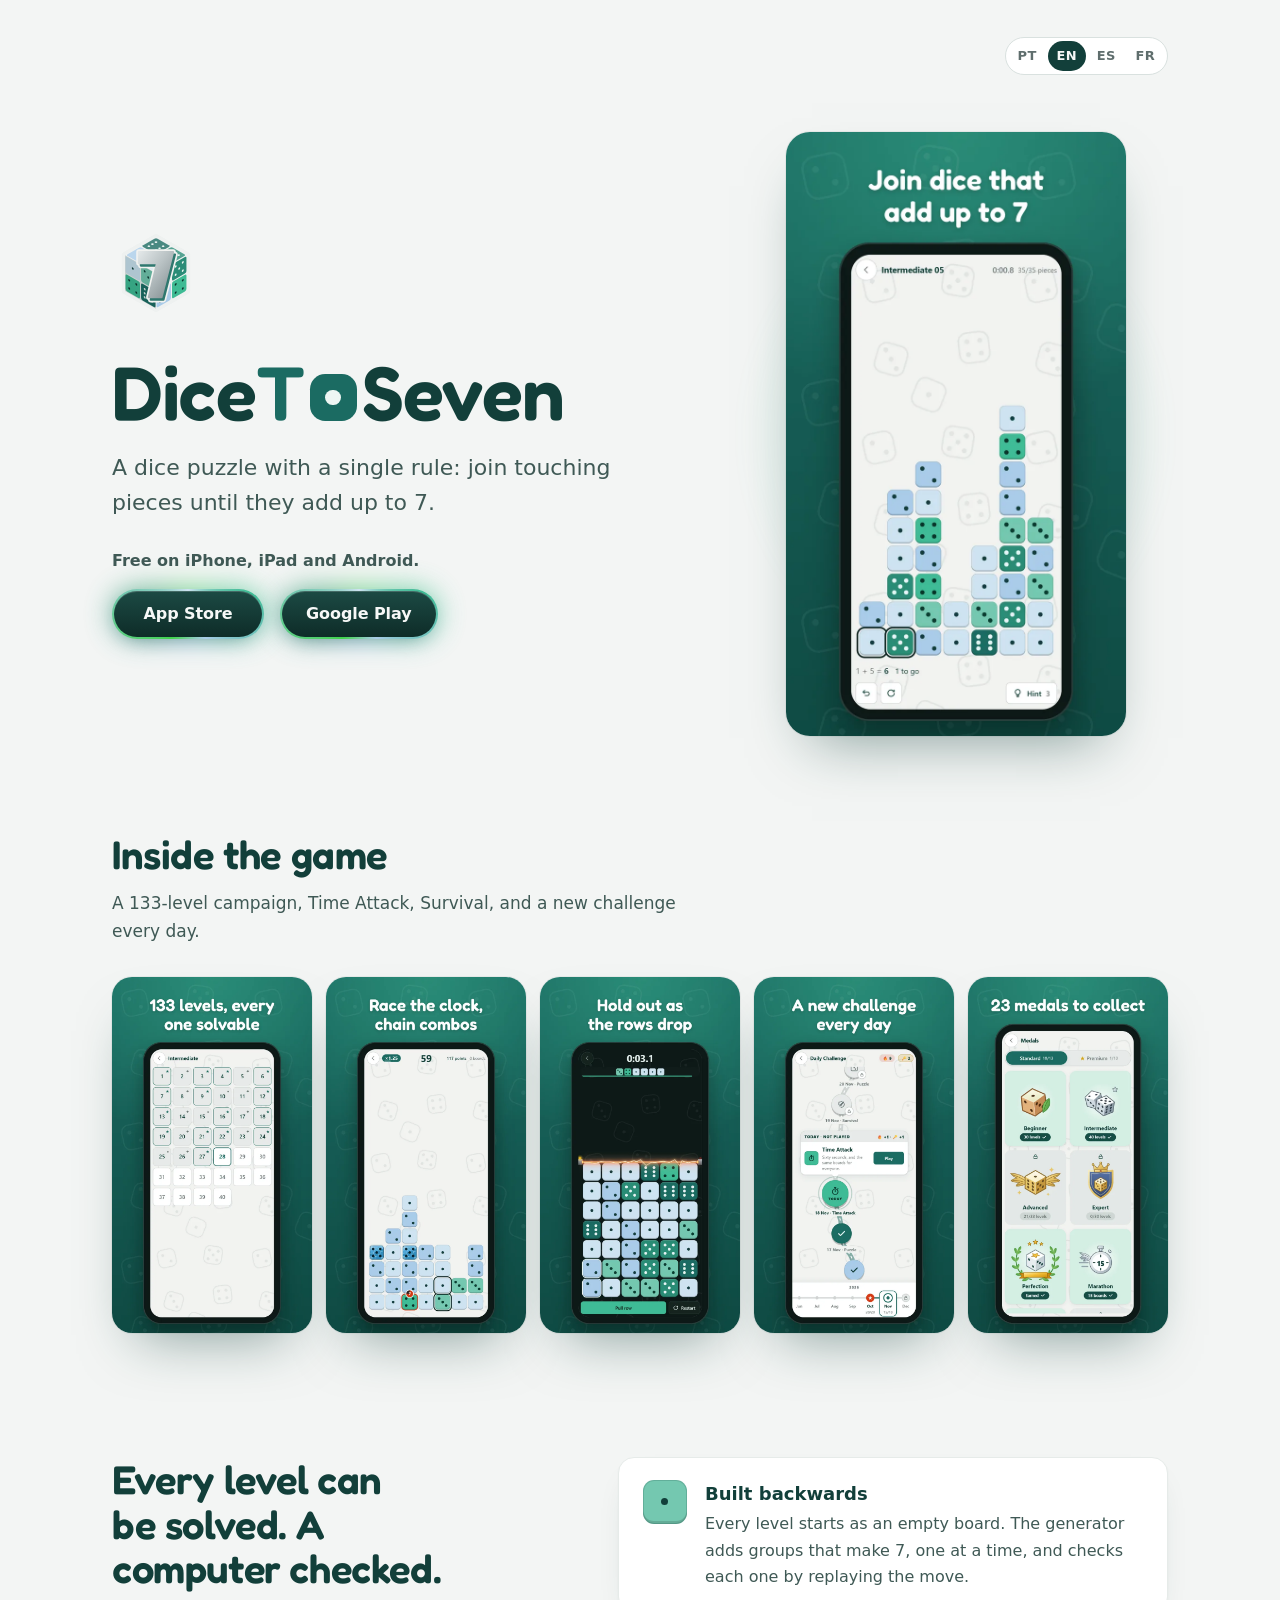
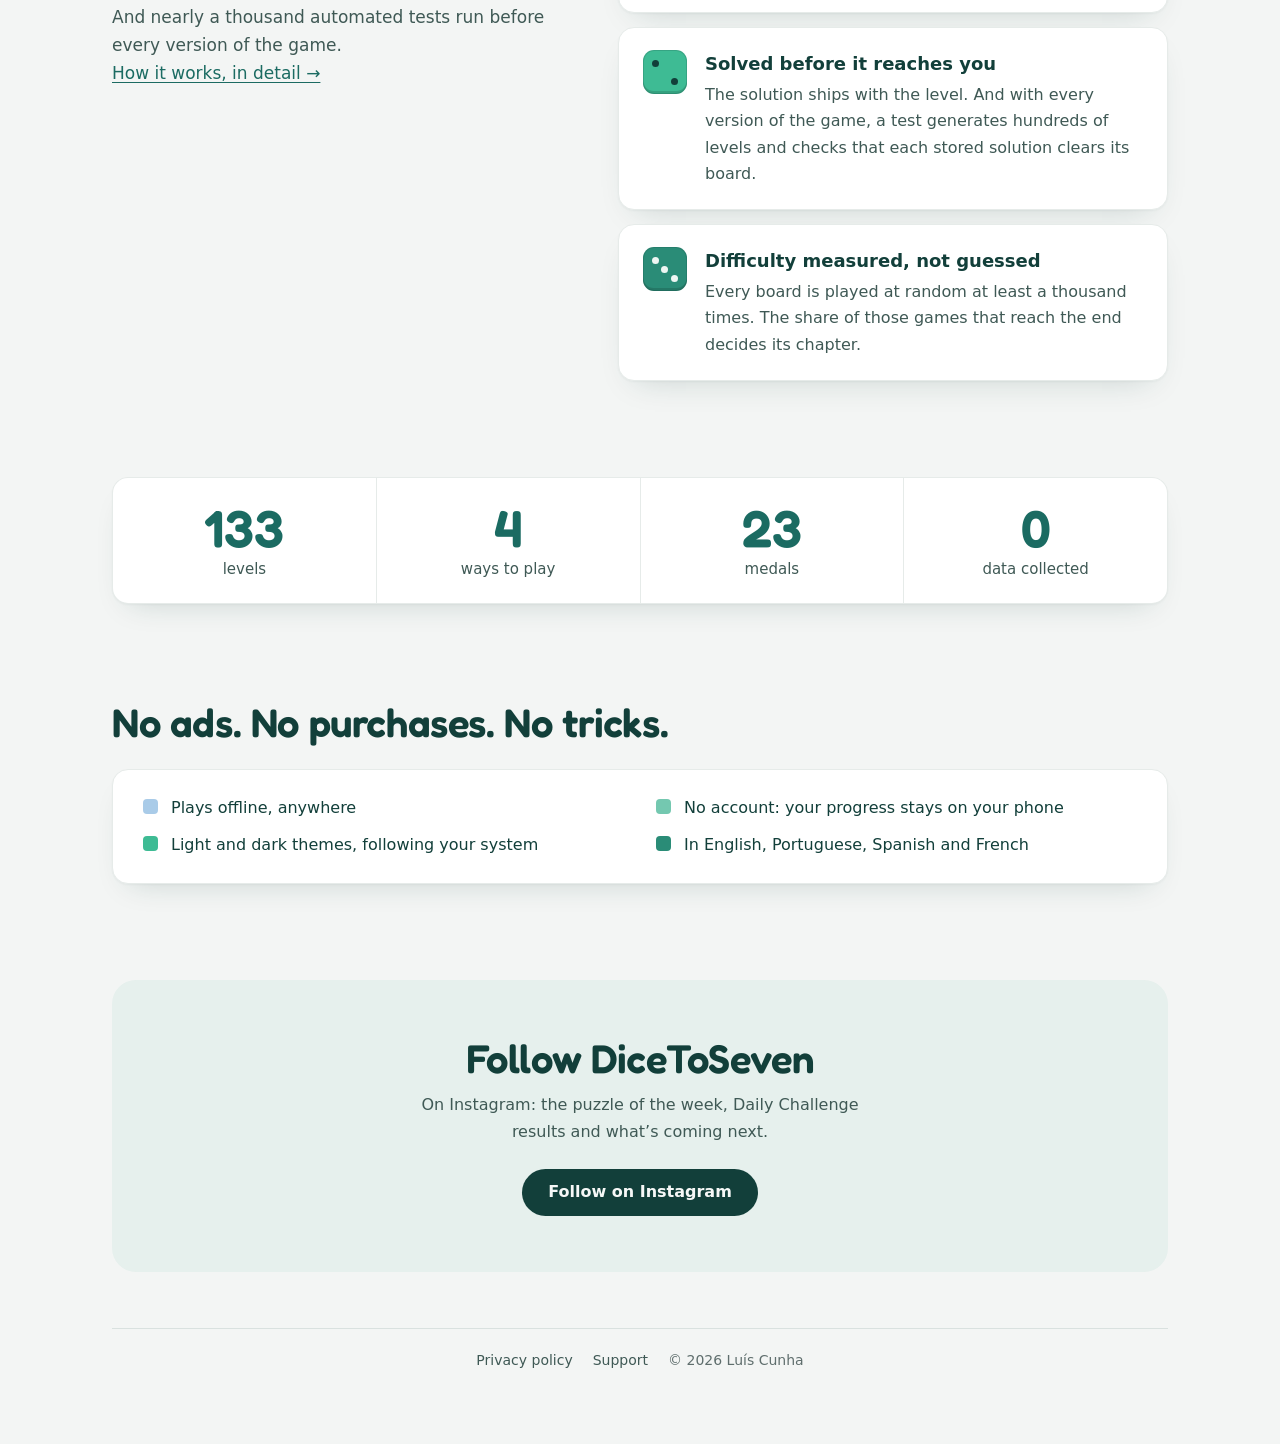
<file: index.html>
<!doctype html>
<html lang="en-GB">
<head>
  <meta charset="utf-8">
  <meta name="viewport" content="width=device-width, initial-scale=1">
  <title>DiceToSeven</title>
  <meta name="description" content="DiceToSeven — a dice puzzle with a single rule: join touching pieces until they add up to 7. Every level can be solved, and a computer checked.">
  <meta name="color-scheme" content="only light">
  <meta name="theme-color" content="#f3f5f4">
  <meta property="og:type" content="website">
  <meta property="og:title" content="DiceToSeven — a dice puzzle">
  <meta property="og:description" content="One rule: join touching dice until they add up to 7. 133 levels, every one solvable. No ads, no purchases.">
  <meta property="og:url" content="https://luiscunha.github.io/dicetoseven-site/">
  <meta property="og:image" content="https://luiscunha.github.io/dicetoseven-site/assets/partilha.jpg">
  <meta property="og:image:width" content="1200">
  <meta property="og:image:height" content="630">
  <meta name="twitter:card" content="summary_large_image">
  <link rel="icon" href="assets/favicon.svg" type="image/svg+xml">
  <link rel="apple-touch-icon" href="assets/icone-180.png">
  <link rel="stylesheet" href="assets/estilo.css">
  <meta name="apple-itunes-app" content="app-id=6830374682">
  <script src="assets/idioma.js" defer></script>
</head>
<body>
<div class="montra">

  <header class="topo">
    <span></span>
    <nav class="idiomas" aria-label="Idioma · Language · Idioma · Langue">
      <a href="?lang=pt" data-para="pt" hreflang="pt-PT" lang="pt-PT">PT</a>
      <a href="?lang=en" data-para="en" hreflang="en-GB" lang="en-GB">EN</a>
      <a href="?lang=es" data-para="es" hreflang="es-ES" lang="es-ES">ES</a>
      <a href="?lang=fr" data-para="fr" hreflang="fr-FR" lang="fr-FR">FR</a>
    </nav>
  </header>

  <main>

    <!-- ─── A entrada: o nome, a regra, e o jogo ────────────────────────────── -->
    <section class="abertura">
      <div class="abertura-texto">
        <img class="abertura-icone" src="assets/icone.svg" alt="" width="96" height="96">
        <h1 class="nome">Dice<span class="nome-liga">T<span class="nome-peca" aria-hidden="true"></span><span class="nome-o">o</span></span>Seven</h1>

        <div data-idioma="pt" lang="pt-PT" data-titulo="DiceToSeven — um puzzle de dados">
          <p class="destaque">Um puzzle de dados com uma regra só: junta peças encostadas até somarem&nbsp;7.</p>
          <p class="lojas-texto">Grátis no iPhone, no iPad e no Android.</p>
          <p class="lojas">
            <a class="pastilha" href="https://apps.apple.com/app/id6830374682" aria-label="Descarregar na App Store">App Store</a>
            <a class="pastilha" href="https://play.google.com/store/apps/details?id=com.luiscunha.dicetoseven&amp;hl=pt_PT&amp;referrer=utm_source%3Dsite" aria-label="Descarregar no Google Play">Google Play</a>
          </p>
        </div>
        <div data-idioma="en" lang="en-GB" data-titulo="DiceToSeven — a dice puzzle">
          <p class="destaque">A dice puzzle with a single rule: join touching pieces until they add up to&nbsp;7.</p>
          <p class="lojas-texto">Free on iPhone, iPad and Android.</p>
          <p class="lojas">
            <a class="pastilha" href="https://apps.apple.com/app/id6830374682" aria-label="Download on the App Store">App Store</a>
            <a class="pastilha" href="https://play.google.com/store/apps/details?id=com.luiscunha.dicetoseven&amp;hl=en_GB&amp;referrer=utm_source%3Dsite" aria-label="Get it on Google Play">Google Play</a>
          </p>
        </div>
        <div data-idioma="es" lang="es-ES" data-titulo="DiceToSeven — un puzle de dados">
          <p class="destaque">Un puzle de dados con una sola regla: junta fichas pegadas hasta que sumen&nbsp;7.</p>
          <p class="lojas-texto">Gratis en iPhone, iPad y Android.</p>
          <p class="lojas">
            <a class="pastilha" href="https://apps.apple.com/app/id6830374682" aria-label="Descargar en App Store">App Store</a>
            <a class="pastilha" href="https://play.google.com/store/apps/details?id=com.luiscunha.dicetoseven&amp;hl=es_ES&amp;referrer=utm_source%3Dsite" aria-label="Disponible en Google Play">Google Play</a>
          </p>
        </div>
        <div data-idioma="fr" lang="fr-FR" data-titulo="DiceToSeven — un puzzle de dés">
          <p class="destaque">Un puzzle de dés avec une seule règle&#8239;: réunis des pièces qui se touchent jusqu’à faire&nbsp;7.</p>
          <p class="lojas-texto">Gratuit sur iPhone, iPad et Android.</p>
          <p class="lojas">
            <a class="pastilha" href="https://apps.apple.com/app/id6830374682" aria-label="Télécharger dans l’App Store">App Store</a>
            <a class="pastilha" href="https://play.google.com/store/apps/details?id=com.luiscunha.dicetoseven&amp;hl=fr_FR&amp;referrer=utm_source%3Dsite" aria-label="Disponible sur Google Play">Google Play</a>
          </p>
        </div>
      </div>

      <div class="abertura-ecra">
        <img data-idioma="pt" src="assets/capturas/pt/01-nivel.webp" alt="Junta dados que somem 7: um nível do jogo, com um grupo a meio" width="720" height="1280" loading="lazy">
        <img data-idioma="en" src="assets/capturas/en/01-nivel.webp" alt="Join dice that add up to 7: a level of the game, with a group half picked" width="720" height="1280" loading="lazy">
        <img data-idioma="es" src="assets/capturas/es/01-nivel.webp" alt="Junta dados que sumen 7: un nivel del juego, con un grupo a medias" width="720" height="1280" loading="lazy">
        <img data-idioma="fr" src="assets/capturas/fr/01-nivel.webp" alt="Réunis des dés qui font 7 : un niveau du jeu, avec un groupe en cours" width="720" height="1280" loading="lazy">
      </div>
    </section>

    <!-- ─── Por dentro do jogo: as capturas das lojas ───────────────────────── -->
    <section class="bloco">
      <h2 data-idioma="pt" lang="pt-PT">Por dentro do jogo</h2>
      <h2 data-idioma="en" lang="en-GB">Inside the game</h2>
      <h2 data-idioma="es" lang="es-ES">Por dentro del juego</h2>
      <h2 data-idioma="fr" lang="fr-FR">Le jeu de l’intérieur</h2>

      <p class="bloco-texto" data-idioma="pt" lang="pt-PT">Uma campanha de 133 níveis, o Contra-Relógio, o Survival e um desafio novo todos os dias.</p>
      <p class="bloco-texto" data-idioma="en" lang="en-GB">A 133-level campaign, Time Attack, Survival, and a new challenge every day.</p>
      <p class="bloco-texto" data-idioma="es" lang="es-ES">Una campaña de 133 niveles, Contrarreloj, Supervivencia y un desafío nuevo cada día.</p>
      <p class="bloco-texto" data-idioma="fr" lang="fr-FR">Une campagne de 133 niveaux, le Contre-la-montre, la Survie et un nouveau défi chaque jour.</p>
    </section>

    <div class="galeria" data-idioma="pt" lang="pt-PT">
      <img src="assets/capturas/pt/02-capitulo.webp" alt="133 níveis, todos com solução" width="720" height="1280" loading="lazy">
      <img src="assets/capturas/pt/03-tempo.webp" alt="Contra o relógio, faz combos" width="720" height="1280" loading="lazy">
      <img src="assets/capturas/pt/04-survival.webp" alt="Aguenta as linhas a cair" width="720" height="1280" loading="lazy">
      <img src="assets/capturas/pt/05-desafio.webp" alt="Um desafio novo cada dia" width="720" height="1280" loading="lazy">
      <img src="assets/capturas/pt/06-medalhas.webp" alt="23 medalhas para conquistar" width="720" height="1280" loading="lazy">
    </div>
    <div class="galeria" data-idioma="en" lang="en-GB">
      <img src="assets/capturas/en/02-capitulo.webp" alt="133 levels, every one solvable" width="720" height="1280" loading="lazy">
      <img src="assets/capturas/en/03-tempo.webp" alt="Race the clock, chain combos" width="720" height="1280" loading="lazy">
      <img src="assets/capturas/en/04-survival.webp" alt="Hold out as the rows drop" width="720" height="1280" loading="lazy">
      <img src="assets/capturas/en/05-desafio.webp" alt="A new challenge every day" width="720" height="1280" loading="lazy">
      <img src="assets/capturas/en/06-medalhas.webp" alt="23 medals to collect" width="720" height="1280" loading="lazy">
    </div>
    <div class="galeria" data-idioma="es" lang="es-ES">
      <img src="assets/capturas/es/02-capitulo.webp" alt="133 niveles, todos con solución" width="720" height="1280" loading="lazy">
      <img src="assets/capturas/es/03-tempo.webp" alt="Contra el reloj, haz combos" width="720" height="1280" loading="lazy">
      <img src="assets/capturas/es/04-survival.webp" alt="Aguanta las filas que caen" width="720" height="1280" loading="lazy">
      <img src="assets/capturas/es/05-desafio.webp" alt="Un desafío nuevo cada día" width="720" height="1280" loading="lazy">
      <img src="assets/capturas/es/06-medalhas.webp" alt="23 medallas por conseguir" width="720" height="1280" loading="lazy">
    </div>
    <div class="galeria" data-idioma="fr" lang="fr-FR">
      <img src="assets/capturas/fr/02-capitulo.webp" alt="133 niveaux, tous résolubles" width="720" height="1280" loading="lazy">
      <img src="assets/capturas/fr/03-tempo.webp" alt="Contre la montre, enchaîne" width="720" height="1280" loading="lazy">
      <img src="assets/capturas/fr/04-survival.webp" alt="Tiens bon face aux lignes" width="720" height="1280" loading="lazy">
      <img src="assets/capturas/fr/05-desafio.webp" alt="Un nouveau défi chaque jour" width="720" height="1280" loading="lazy">
      <img src="assets/capturas/fr/06-medalhas.webp" alt="23 médailles à obtenir" width="720" height="1280" loading="lazy">
    </div>

    <!-- ─── O rigor: como se faz cada nível ─────────────────────────────────── -->
    <section class="bloco rigor">
      <div class="rigor-titulo">
        <h2 data-idioma="pt" lang="pt-PT">Todos os níveis têm solução. Um computador confirmou.</h2>
        <h2 data-idioma="en" lang="en-GB">Every level can be solved. A computer checked.</h2>
        <h2 data-idioma="es" lang="es-ES">Todos los niveles tienen solución. Un ordenador lo comprobó.</h2>
        <h2 data-idioma="fr" lang="fr-FR">Tous les niveaux ont une solution. Un ordinateur l’a vérifié.</h2>

        <p class="bloco-texto" data-idioma="pt" lang="pt-PT">E quase mil testes automáticos correm antes de cada versão do jogo.</p>
        <p class="bloco-texto" data-idioma="en" lang="en-GB">And nearly a thousand automated tests run before every version of the game.</p>
        <p class="bloco-texto" data-idioma="es" lang="es-ES">Y casi mil pruebas automáticas se ejecutan antes de cada versión del juego.</p>
        <p class="bloco-texto" data-idioma="fr" lang="fr-FR">Et près de mille tests automatiques tournent avant chaque version du jeu.</p>

        <p class="bloco-texto" data-idioma="pt" lang="pt-PT"><a href="building-levels-backwards.html">Como funciona, em pormenor (em inglês) →</a></p>
        <p class="bloco-texto" data-idioma="en" lang="en-GB"><a href="building-levels-backwards.html">How it works, in detail →</a></p>
        <p class="bloco-texto" data-idioma="es" lang="es-ES"><a href="building-levels-backwards.html">Cómo funciona, en detalle (en inglés) →</a></p>
        <p class="bloco-texto" data-idioma="fr" lang="fr-FR"><a href="building-levels-backwards.html">Comment ça marche, en détail (en anglais) →</a></p>
      </div>

      <ol class="passos">
        <li>
          <span class="dado" data-face="1" aria-hidden="true"><i></i></span>
          <div data-idioma="pt" lang="pt-PT"><h3>Feito de trás para a frente</h3><p>Cada nível nasce de um tabuleiro vazio. O gerador junta grupos que somam 7, um a um, e confirma cada um a refazer a jogada.</p></div>
          <div data-idioma="en" lang="en-GB"><h3>Built backwards</h3><p>Every level starts as an empty board. The generator adds groups that make 7, one at a time, and checks each one by replaying the move.</p></div>
          <div data-idioma="es" lang="es-ES"><h3>Construido al revés</h3><p>Cada nivel nace de un tablero vacío. El generador añade grupos que suman 7, uno a uno, y comprueba cada uno rehaciendo la jugada.</p></div>
          <div data-idioma="fr" lang="fr-FR"><h3>Construit à l’envers</h3><p>Chaque niveau part d’un plateau vide. Le générateur ajoute des groupes qui font 7, un par un, et vérifie chacun en rejouant le coup.</p></div>
        </li>
        <li>
          <span class="dado" data-face="2" aria-hidden="true"><i></i><i></i></span>
          <div data-idioma="pt" lang="pt-PT"><h3>Resolvido antes de chegar a ti</h3><p>A solução vai guardada com o nível. E a cada versão do jogo, um teste gera centenas de níveis e confirma que cada solução guardada esvazia o tabuleiro.</p></div>
          <div data-idioma="en" lang="en-GB"><h3>Solved before it reaches you</h3><p>The solution ships with the level. And with every version of the game, a test generates hundreds of levels and checks that each stored solution clears its board.</p></div>
          <div data-idioma="es" lang="es-ES"><h3>Resuelto antes de llegar a ti</h3><p>La solución se guarda con el nivel. Y en cada versión del juego, una prueba genera cientos de niveles y comprueba que cada solución guardada vacía su tablero.</p></div>
          <div data-idioma="fr" lang="fr-FR"><h3>Résolu avant de t’arriver</h3><p>La solution est livrée avec le niveau. Et à chaque version du jeu, un test génère des centaines de niveaux et vérifie que chaque solution enregistrée vide son plateau.</p></div>
        </li>
        <li>
          <span class="dado" data-face="3" aria-hidden="true"><i></i><i></i><i></i></span>
          <div data-idioma="pt" lang="pt-PT"><h3>Dificuldade medida, não adivinhada</h3><p>Cada tabuleiro é jogado ao acaso pelo menos mil vezes. A parte dessas partidas que chega ao fim decide o capítulo onde entra.</p></div>
          <div data-idioma="en" lang="en-GB"><h3>Difficulty measured, not guessed</h3><p>Every board is played at random at least a thousand times. The share of those games that reach the end decides its chapter.</p></div>
          <div data-idioma="es" lang="es-ES"><h3>Dificultad medida, no adivinada</h3><p>Cada tablero se juega al azar al menos mil veces. La parte de esas partidas que llega al final decide su capítulo.</p></div>
          <div data-idioma="fr" lang="fr-FR"><h3>Difficulté mesurée, pas devinée</h3><p>Chaque plateau est joué au hasard au moins mille fois. La part de ces parties qui va jusqu’au bout décide de son chapitre.</p></div>
        </li>
      </ol>
    </section>

    <!-- ─── Os números ──────────────────────────────────────────────────────── -->
    <section class="numeros">
      <div><strong>133</strong><span data-idioma="pt" lang="pt-PT">níveis</span><span data-idioma="en" lang="en-GB">levels</span><span data-idioma="es" lang="es-ES">niveles</span><span data-idioma="fr" lang="fr-FR">niveaux</span></div>
      <div><strong>4</strong><span data-idioma="pt" lang="pt-PT">maneiras de jogar</span><span data-idioma="en" lang="en-GB">ways to play</span><span data-idioma="es" lang="es-ES">formas de jugar</span><span data-idioma="fr" lang="fr-FR">façons de jouer</span></div>
      <div><strong>23</strong><span data-idioma="pt" lang="pt-PT">medalhas</span><span data-idioma="en" lang="en-GB">medals</span><span data-idioma="es" lang="es-ES">medallas</span><span data-idioma="fr" lang="fr-FR">médailles</span></div>
      <div><strong>0</strong><span data-idioma="pt" lang="pt-PT">dados recolhidos</span><span data-idioma="en" lang="en-GB">data collected</span><span data-idioma="es" lang="es-ES">datos recogidos</span><span data-idioma="fr" lang="fr-FR">donnée collectée</span></div>
    </section>

    <!-- ─── Justo e simples ─────────────────────────────────────────────────── -->
    <section class="bloco justo">
      <h2 data-idioma="pt" lang="pt-PT">Sem anúncios. Sem compras. Sem truques.</h2>
      <h2 data-idioma="en" lang="en-GB">No ads. No purchases. No tricks.</h2>
      <h2 data-idioma="es" lang="es-ES">Sin anuncios. Sin compras. Sin trucos.</h2>
      <h2 data-idioma="fr" lang="fr-FR">Sans publicité. Sans achats. Sans pièges.</h2>

      <ul class="lista-jogo" data-idioma="pt" lang="pt-PT">
        <li>Joga-se sem internet, em qualquer lado</li>
        <li>Sem conta: o progresso fica no teu telemóvel</li>
        <li>Tema claro e escuro, como o do sistema</li>
        <li>Em português, inglês, espanhol e francês</li>
      </ul>
      <ul class="lista-jogo" data-idioma="en" lang="en-GB">
        <li>Plays offline, anywhere</li>
        <li>No account: your progress stays on your phone</li>
        <li>Light and dark themes, following your system</li>
        <li>In English, Portuguese, Spanish and French</li>
      </ul>
      <ul class="lista-jogo" data-idioma="es" lang="es-ES">
        <li>Se juega sin internet, en cualquier sitio</li>
        <li>Sin cuenta: tu progreso se queda en tu móvil</li>
        <li>Tema claro y oscuro, según el del sistema</li>
        <li>En español, portugués, inglés y francés</li>
      </ul>
      <ul class="lista-jogo" data-idioma="fr" lang="fr-FR">
        <li>Se joue hors ligne, partout</li>
        <li>Sans compte&#8239;: ta progression reste sur ton téléphone</li>
        <li>Thème clair et sombre, comme celui du système</li>
        <li>En français, portugais, anglais et espagnol</li>
      </ul>
    </section>

    <!-- ─── O Instagram: o que vem depois de instalar ───────────────────────── -->
    <section class="convite">
      <div data-idioma="pt" lang="pt-PT">
        <h2>Segue o DiceToSeven</h2>
        <p>No Instagram: o puzzle da semana, os resultados do Desafio do dia e o que vem a seguir.</p>
        <a class="botao" href="https://www.instagram.com/dicetoseven/" target="_blank" rel="noopener">Seguir no Instagram</a>
      </div>
      <div data-idioma="en" lang="en-GB">
        <h2>Follow DiceToSeven</h2>
        <p>On Instagram: the puzzle of the week, Daily Challenge results and what’s coming next.</p>
        <a class="botao" href="https://www.instagram.com/dicetoseven/" target="_blank" rel="noopener">Follow on Instagram</a>
      </div>
      <div data-idioma="es" lang="es-ES">
        <h2>Sigue a DiceToSeven</h2>
        <p>En Instagram: el puzle de la semana, los resultados del Desafío diario y lo que viene.</p>
        <a class="botao" href="https://www.instagram.com/dicetoseven/" target="_blank" rel="noopener">Seguir en Instagram</a>
      </div>
      <div data-idioma="fr" lang="fr-FR">
        <h2>Suis DiceToSeven</h2>
        <p>Sur Instagram&#8239;: le puzzle de la semaine, les résultats du Défi du jour et la suite.</p>
        <a class="botao" href="https://www.instagram.com/dicetoseven/" target="_blank" rel="noopener">Suivre sur Instagram</a>
      </div>
    </section>

  </main>

  <footer class="rodape rodape-centro">
    <span data-idioma="pt" lang="pt-PT"><a href="privacy.html" data-pagina>Política de privacidade</a></span>
    <span data-idioma="pt" lang="pt-PT"><a href="support.html" data-pagina>Suporte</a></span>
    <span data-idioma="en" lang="en-GB"><a href="privacy.html" data-pagina>Privacy policy</a></span>
    <span data-idioma="en" lang="en-GB"><a href="support.html" data-pagina>Support</a></span>
    <span data-idioma="es" lang="es-ES"><a href="privacy.html" data-pagina>Política de privacidad</a></span>
    <span data-idioma="es" lang="es-ES"><a href="support.html" data-pagina>Soporte</a></span>
    <span data-idioma="fr" lang="fr-FR"><a href="privacy.html" data-pagina>Politique de confidentialité</a></span>
    <span data-idioma="fr" lang="fr-FR"><a href="support.html" data-pagina>Assistance</a></span>
    <span>© 2026 Luís Cunha</span>
  </footer>

</div>
</body>
</html>
</file>
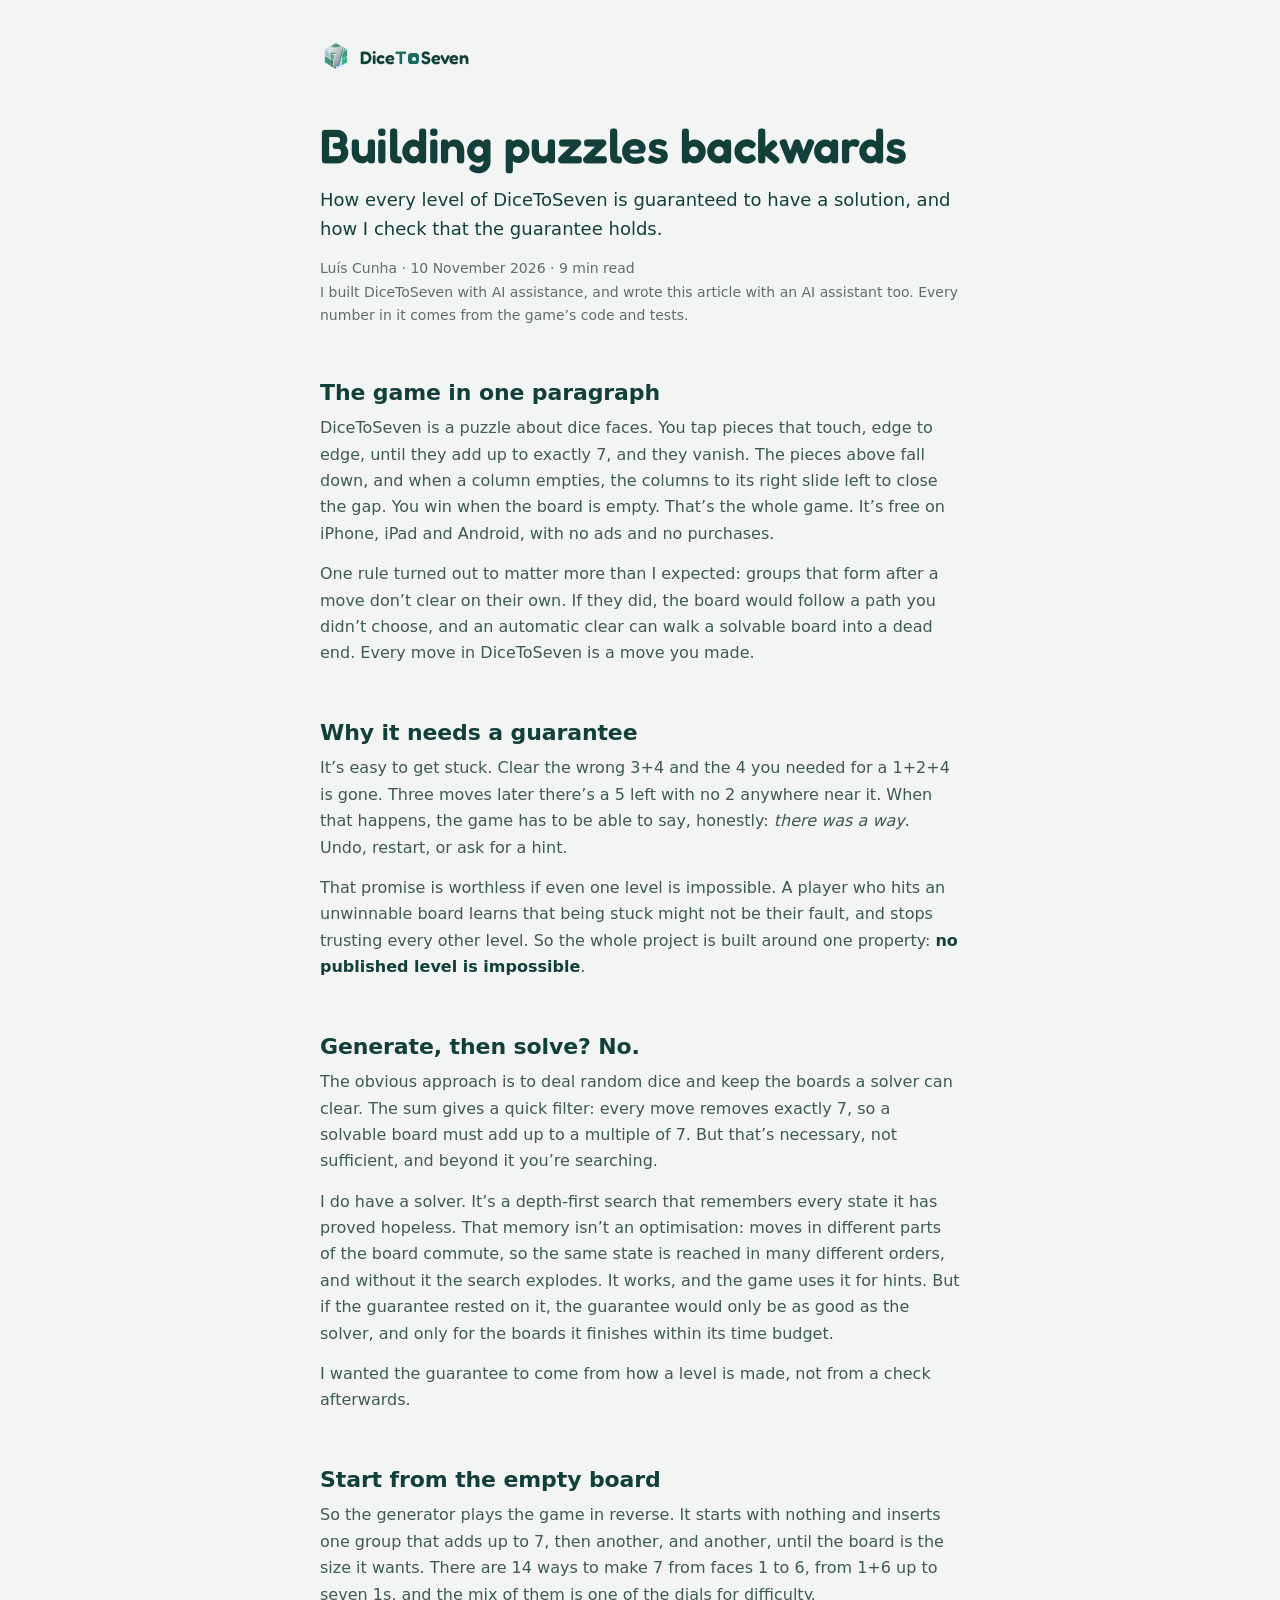
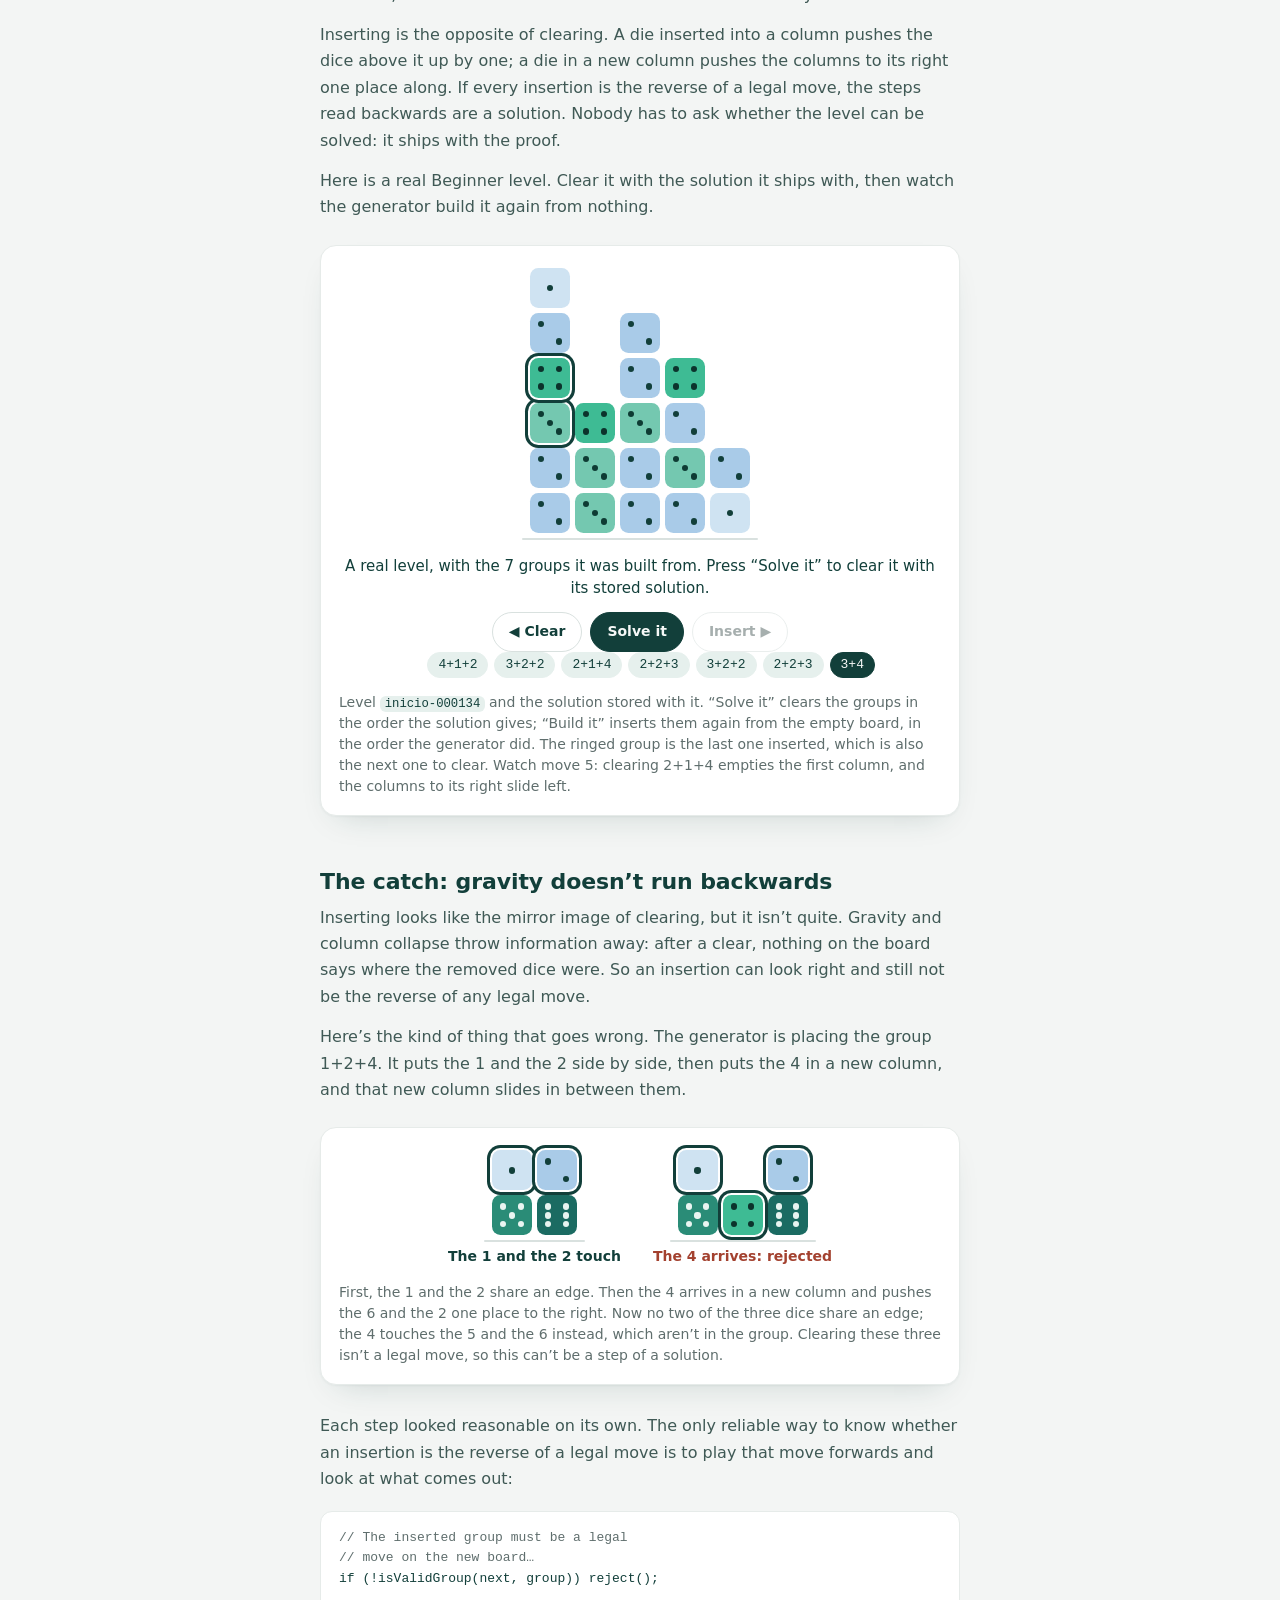
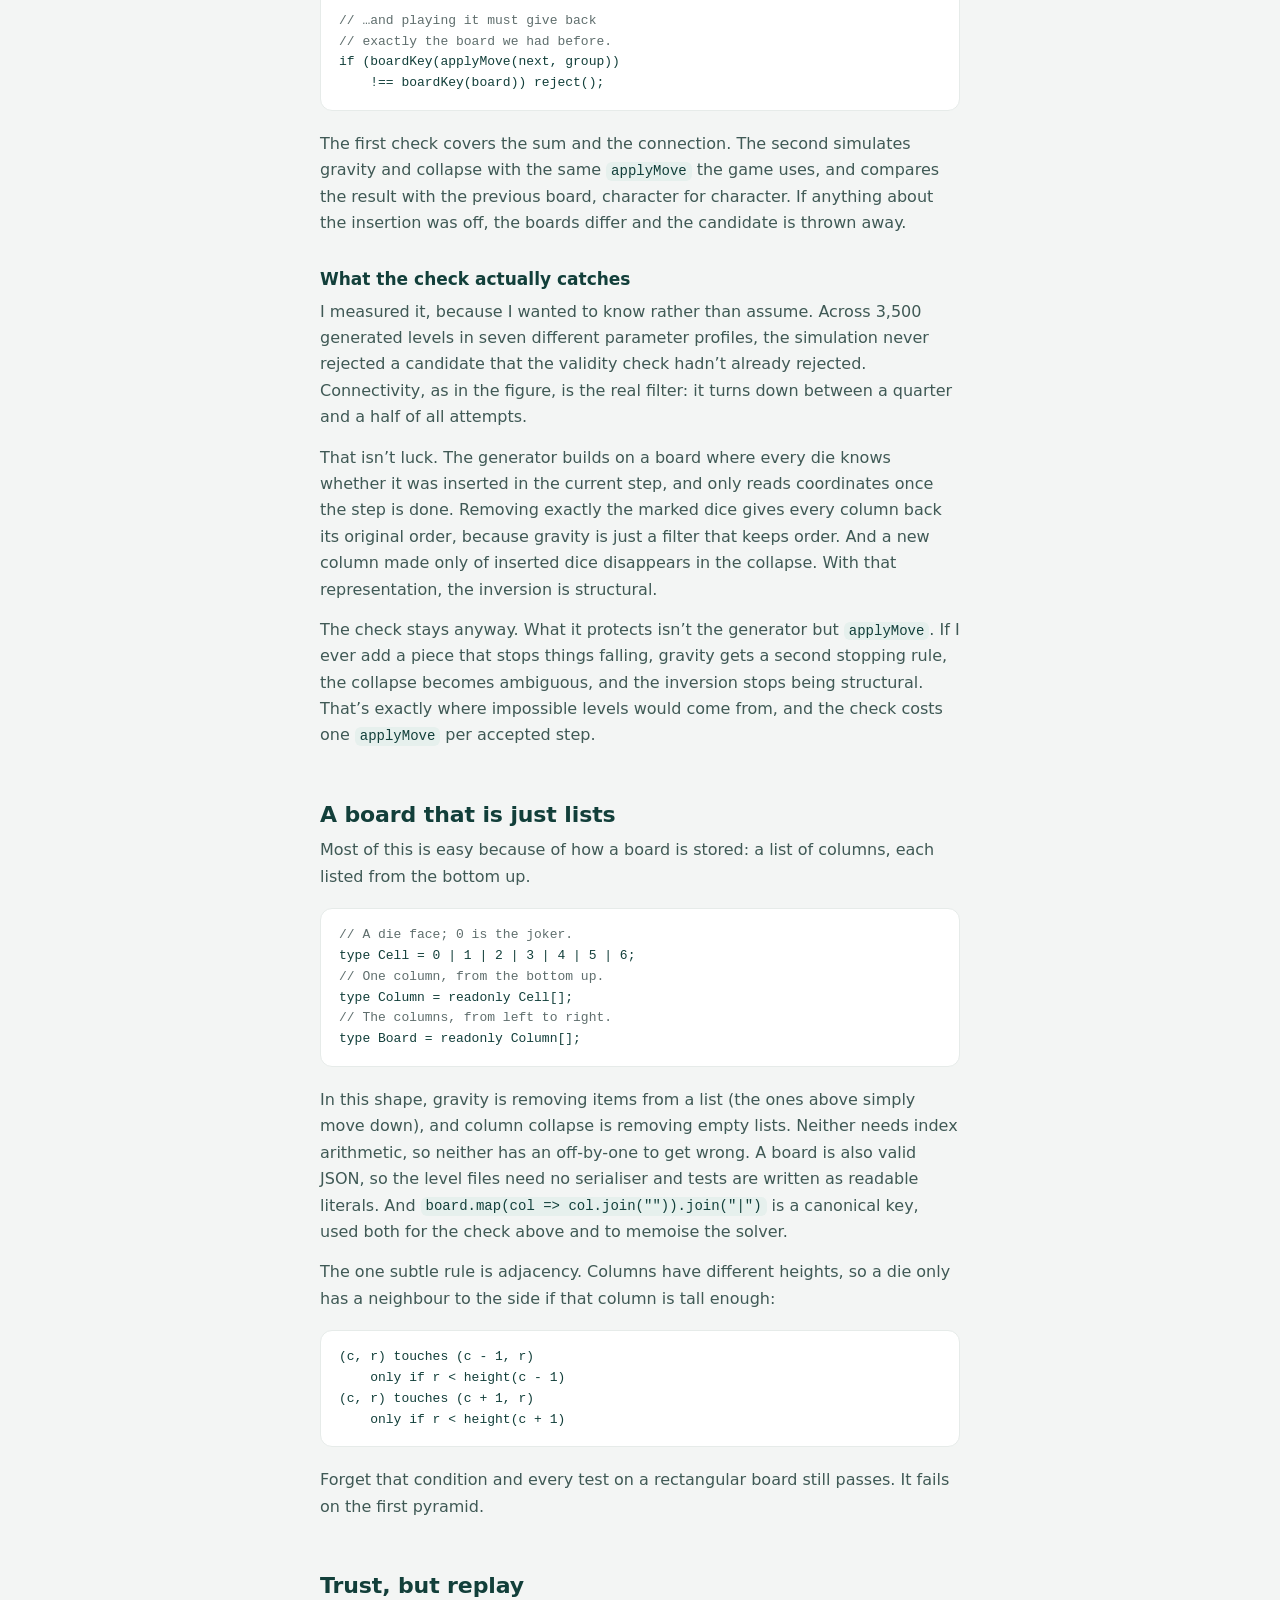
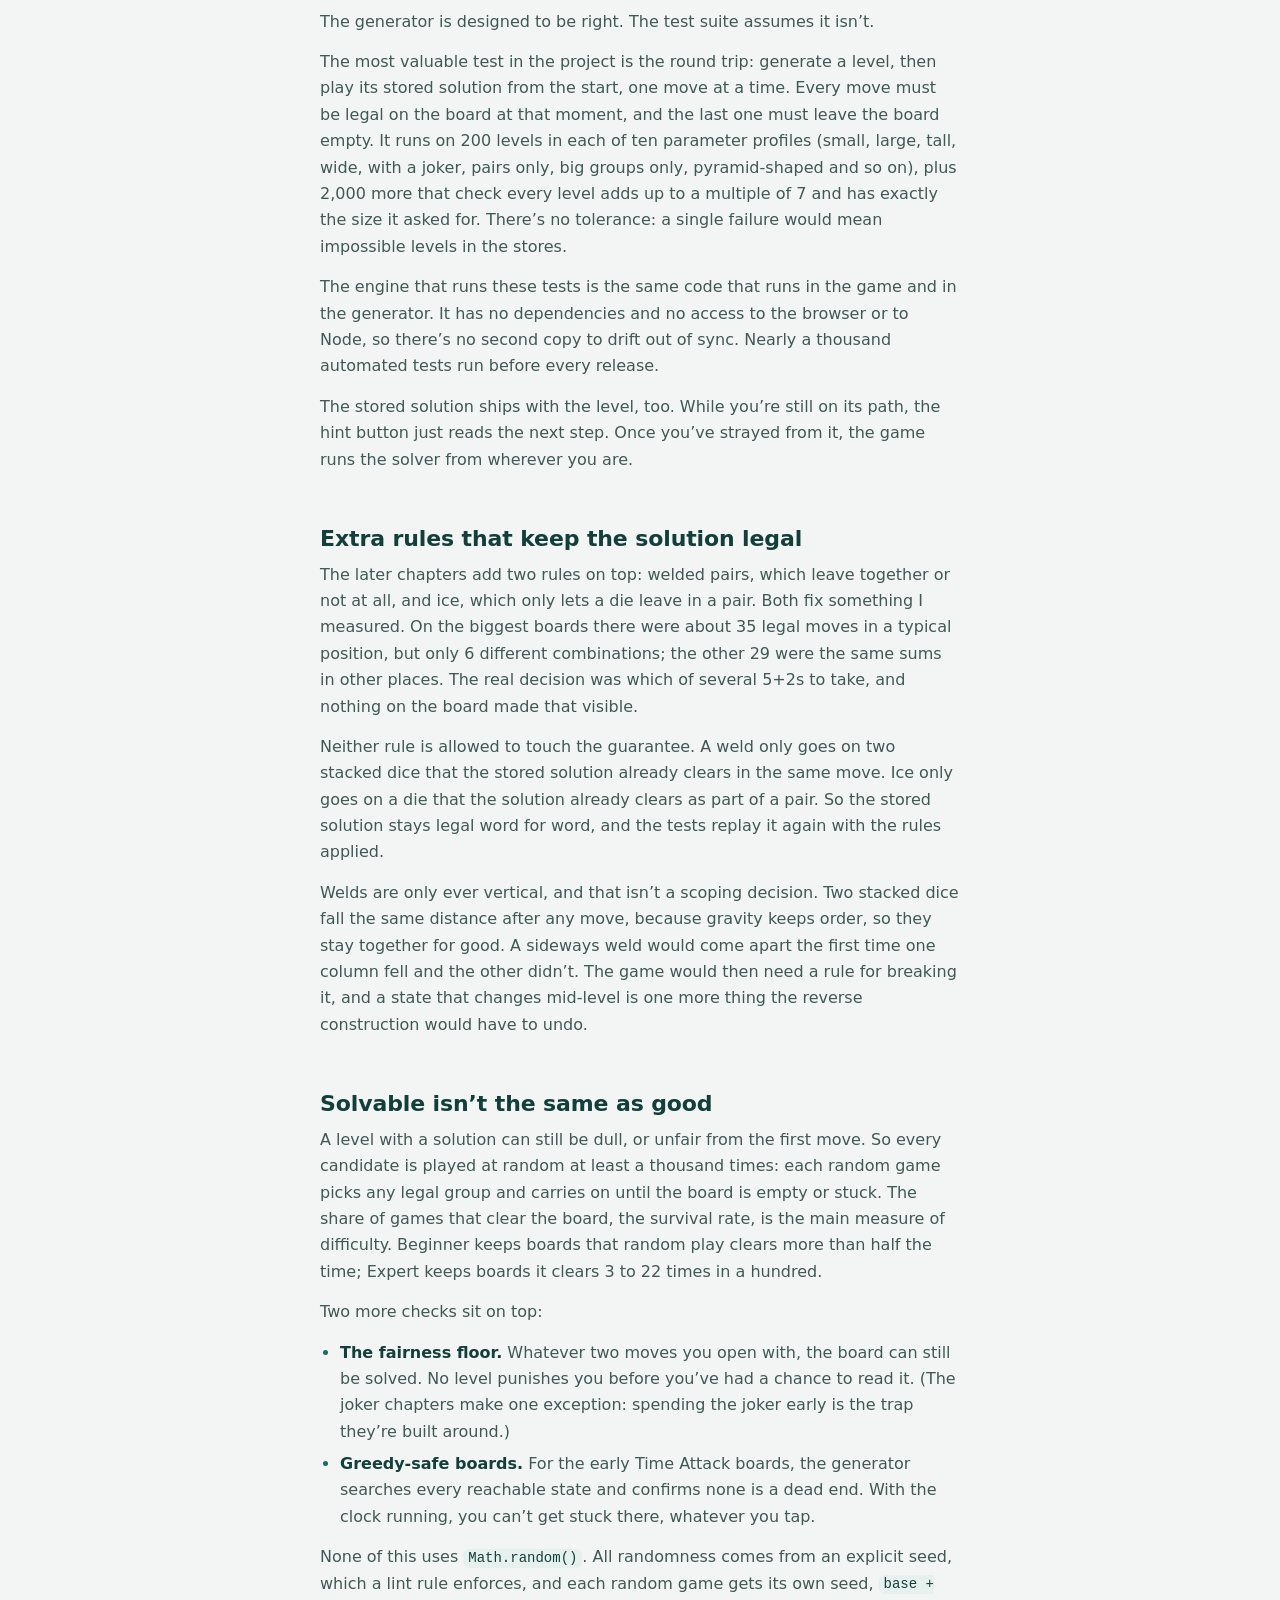
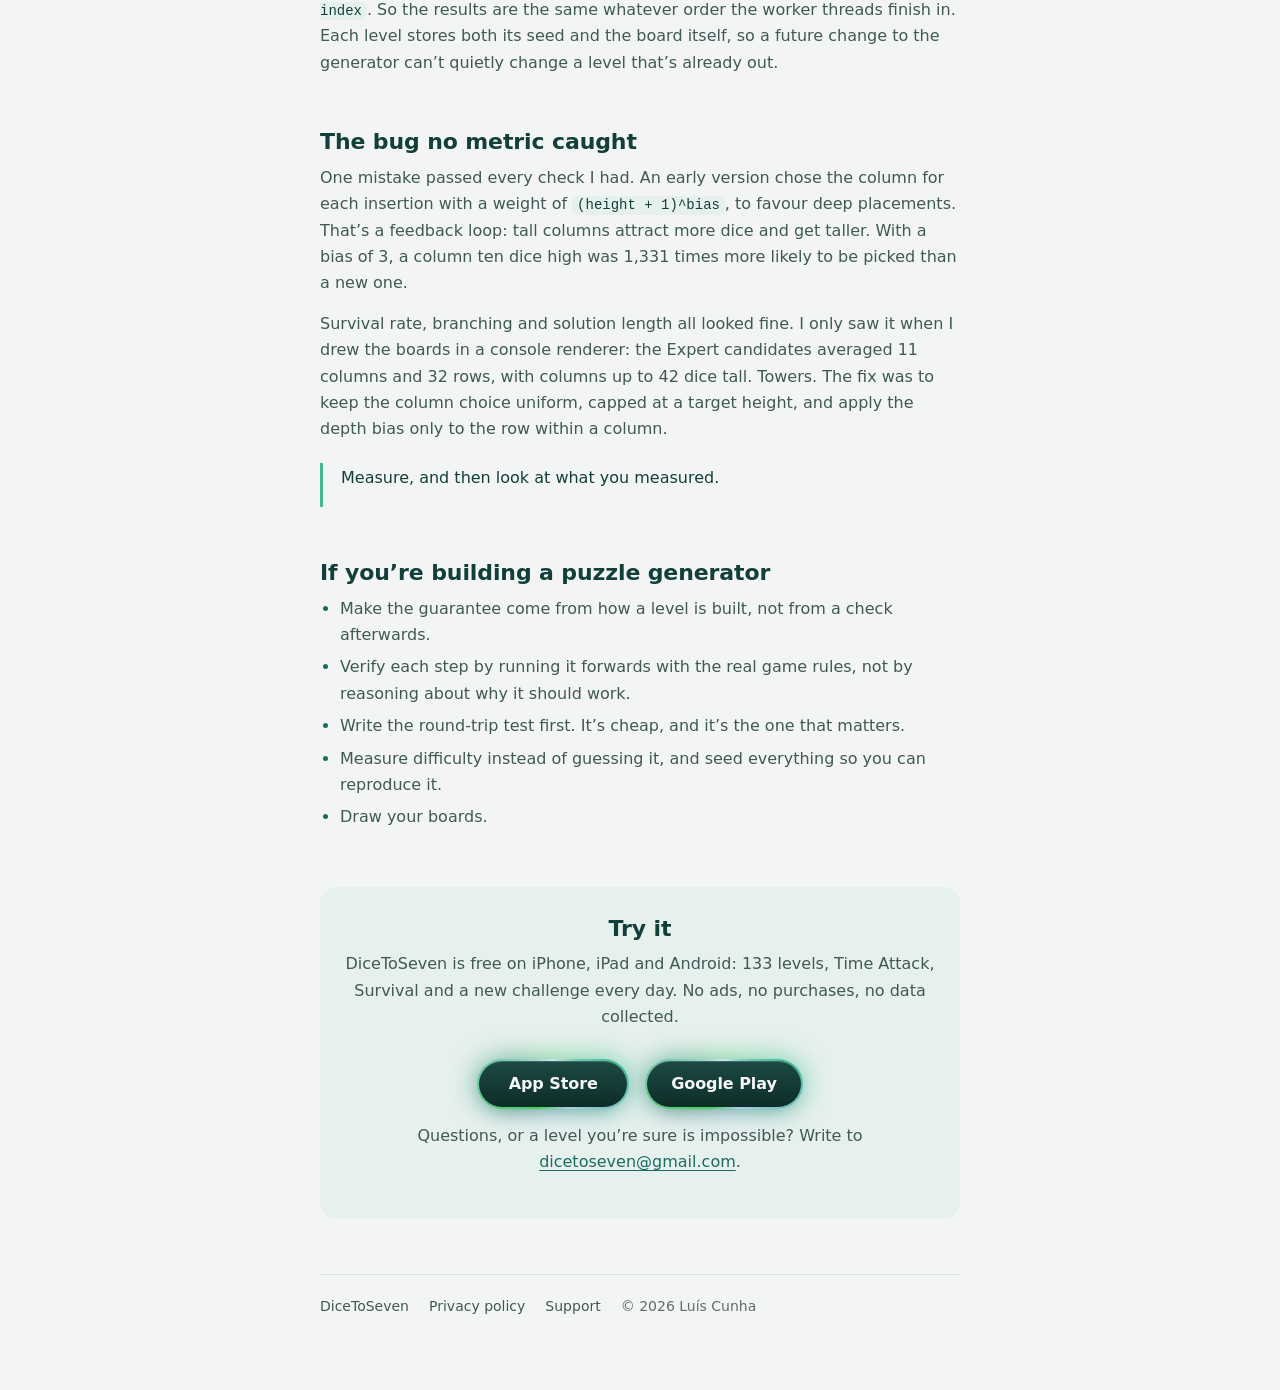
<file: building-levels-backwards.html>
<!doctype html>
<html lang="en-GB">
<head>
  <meta charset="utf-8">
  <meta name="viewport" content="width=device-width, initial-scale=1">
  <title>Building puzzles backwards — DiceToSeven</title>
  <meta name="description" content="How every level of DiceToSeven is guaranteed to have a solution: reverse construction checked by forward simulation, and a round-trip test over thousands of boards.">
  <meta name="color-scheme" content="only light">
  <meta name="theme-color" content="#f3f5f4">
  <meta name="author" content="Luís Cunha">
  <meta property="og:type" content="article">
  <meta property="og:title" content="Building puzzles backwards">
  <meta property="og:description" content="How every level of DiceToSeven is guaranteed to have a solution, and how I check that the guarantee holds.">
  <meta property="og:url" content="https://luiscunha.github.io/dicetoseven-site/building-levels-backwards.html">
  <meta property="og:image" content="https://luiscunha.github.io/dicetoseven-site/assets/partilha.jpg">
  <meta property="og:image:width" content="1200">
  <meta property="og:image:height" content="630">
  <meta name="twitter:card" content="summary_large_image">
  <link rel="icon" href="assets/favicon.svg" type="image/svg+xml">
  <link rel="apple-touch-icon" href="assets/icone-180.png">
  <link rel="stylesheet" href="assets/estilo.css">
  <meta name="apple-itunes-app" content="app-id=6830374682">
  <script src="assets/artigo.js" defer></script>
</head>
<body>
<div class="pagina">

  <header class="topo">
    <a class="marca" href="./">
      <img src="assets/icone.svg" alt="" width="40" height="40">
      <span class="nome">Dice<span class="nome-liga">T<span class="nome-peca" aria-hidden="true"></span><span class="nome-o">o</span></span>Seven</span>
    </a>
  </header>

  <main class="artigo">
    <article>
      <h1>Building puzzles backwards</h1>
      <p class="entrada">How every level of DiceToSeven is guaranteed to have a solution, and how I check that the guarantee holds.</p>
      <p class="data">Luís Cunha · 10 November 2026 · 9 min read<br>I built DiceToSeven with AI assistance, and wrote this article with an AI assistant too. Every number in it comes from the game’s code and tests.</p>

      <h2>The game in one paragraph</h2>
      <p>DiceToSeven is a puzzle about dice faces. You tap pieces that touch, edge to edge, until they add up to exactly 7, and they vanish. The pieces above fall down, and when a column empties, the columns to its right slide left to close the gap. You win when the board is empty. That’s the whole game. It’s free on iPhone, iPad and Android, with no ads and no purchases.</p>
      <p>One rule turned out to matter more than I expected: groups that form after a move don’t clear on their own. If they did, the board would follow a path you didn’t choose, and an automatic clear can walk a solvable board into a dead end. Every move in DiceToSeven is a move you made.</p>

      <h2>Why it needs a guarantee</h2>
      <p>It’s easy to get stuck. Clear the wrong 3+4 and the 4 you needed for a 1+2+4 is gone. Three moves later there’s a 5 left with no 2 anywhere near it. When that happens, the game has to be able to say, honestly: <em>there was a way</em>. Undo, restart, or ask for a hint.</p>
      <p>That promise is worthless if even one level is impossible. A player who hits an unwinnable board learns that being stuck might not be their fault, and stops trusting every other level. So the whole project is built around one property: <strong>no published level is impossible</strong>.</p>

      <h2>Generate, then solve? No.</h2>
      <p>The obvious approach is to deal random dice and keep the boards a solver can clear. The sum gives a quick filter: every move removes exactly 7, so a solvable board must add up to a multiple of 7. But that’s necessary, not sufficient, and beyond it you’re searching.</p>
      <p>I do have a solver. It’s a depth-first search that remembers every state it has proved hopeless. That memory isn’t an optimisation: moves in different parts of the board commute, so the same state is reached in many different orders, and without it the search explodes. It works, and the game uses it for hints. But if the guarantee rested on it, the guarantee would only be as good as the solver, and only for the boards it finishes within its time budget.</p>
      <p>I wanted the guarantee to come from how a level is made, not from a check afterwards.</p>

      <h2>Start from the empty board</h2>
      <p>So the generator plays the game in reverse. It starts with nothing and inserts one group that adds up to 7, then another, and another, until the board is the size it wants. There are 14 ways to make 7 from faces 1 to 6, from 1+6 up to seven 1s, and the mix of them is one of the dials for difficulty.</p>
      <p>Inserting is the opposite of clearing. A die inserted into a column pushes the dice above it up by one; a die in a new column pushes the columns to its right one place along. If every insertion is the reverse of a legal move, the steps read backwards are a solution. Nobody has to ask whether the level can be solved: it ships with the proof.</p>
      <p>Here is a real Beginner level. Clear it with the solution it ships with, then watch the generator build it again from nothing.</p>

      <figure class="figura" data-demo="[[2,2,3,4,2,1],[3,3,4],[2,2,3,2,2],[2,3,2,4],[1,2]]" data-solucao="[[2,3],[1,2,65],[130,131,194],[129,130,193],[0,1,65],[0,64,128],[0,64,65]]">
        <div class="tabuleiro"></div>
        <p class="demo-legenda" aria-live="polite"></p>
        <div class="demo-controlos">
          <button type="button" data-acao="tirar" aria-label="Clear one group">◀ Clear</button>
          <button type="button" data-acao="tudo" class="principal">Build it</button>
          <button type="button" data-acao="por" aria-label="Insert one group">Insert ▶</button>
        </div>
        <ol class="demo-passos" aria-label="The groups, in the order they are inserted"></ol>
        <figcaption>Level <code>inicio-000134</code> and the solution stored with it. “Solve it” clears the groups in the order the solution gives; “Build it” inserts them again from the empty board, in the order the generator did. The ringed group is the last one inserted, which is also the next one to clear. Watch move 5: clearing 2+1+4 empties the first column, and the columns to its right slide left.</figcaption>
      </figure>

      <h2>The catch: gravity doesn’t run backwards</h2>
      <p>Inserting looks like the mirror image of clearing, but it isn’t quite. Gravity and column collapse throw information away: after a clear, nothing on the board says where the removed dice were. So an insertion can look right and still not be the reverse of any legal move.</p>
      <p>Here’s the kind of thing that goes wrong. The generator is placing the group 1+2+4. It puts the 1 and the 2 side by side, then puts the 4 in a new column, and that new column slides in between them.</p>

      <figure class="figura">
        <div class="figura-par">
          <div>
            <div class="tabuleiro" data-tabuleiro="[[5,1],[6,2]]" data-marcadas="[[0,1],[1,1]]"></div>
            <span class="figura-rotulo">The 1 and the 2 touch</span>
          </div>
          <div>
            <div class="tabuleiro" data-tabuleiro="[[5,1],[4],[6,2]]" data-marcadas="[[0,1],[1,0],[2,1]]"></div>
            <span class="figura-rotulo recusado">The 4 arrives: rejected</span>
          </div>
        </div>
        <figcaption>First, the 1 and the 2 share an edge. Then the 4 arrives in a new column and pushes the 6 and the 2 one place to the right. Now no two of the three dice share an edge; the 4 touches the 5 and the 6 instead, which aren’t in the group. Clearing these three isn’t a legal move, so this can’t be a step of a solution.</figcaption>
      </figure>

      <p>Each step looked reasonable on its own. The only reliable way to know whether an insertion is the reverse of a legal move is to play that move forwards and look at what comes out:</p>

<pre><code><span class="comentario">// The inserted group must be a legal</span>
<span class="comentario">// move on the new board…</span>
if (!isValidGroup(next, group)) reject();

<span class="comentario">// …and playing it must give back</span>
<span class="comentario">// exactly the board we had before.</span>
if (boardKey(applyMove(next, group))
    !== boardKey(board)) reject();</code></pre>

      <p>The first check covers the sum and the connection. The second simulates gravity and collapse with the same <code>applyMove</code> the game uses, and compares the result with the previous board, character for character. If anything about the insertion was off, the boards differ and the candidate is thrown away.</p>

      <h3>What the check actually catches</h3>
      <p>I measured it, because I wanted to know rather than assume. Across 3,500 generated levels in seven different parameter profiles, the simulation never rejected a candidate that the validity check hadn’t already rejected. Connectivity, as in the figure, is the real filter: it turns down between a quarter and a half of all attempts.</p>
      <p>That isn’t luck. The generator builds on a board where every die knows whether it was inserted in the current step, and only reads coordinates once the step is done. Removing exactly the marked dice gives every column back its original order, because gravity is just a filter that keeps order. And a new column made only of inserted dice disappears in the collapse. With that representation, the inversion is structural.</p>
      <p>The check stays anyway. What it protects isn’t the generator but <code>applyMove</code>. If I ever add a piece that stops things falling, gravity gets a second stopping rule, the collapse becomes ambiguous, and the inversion stops being structural. That’s exactly where impossible levels would come from, and the check costs one <code>applyMove</code> per accepted step.</p>

      <h2>A board that is just lists</h2>
      <p>Most of this is easy because of how a board is stored: a list of columns, each listed from the bottom up.</p>

<pre><code><span class="comentario">// A die face; 0 is the joker.</span>
type Cell = 0 | 1 | 2 | 3 | 4 | 5 | 6;
<span class="comentario">// One column, from the bottom up.</span>
type Column = readonly Cell[];
<span class="comentario">// The columns, from left to right.</span>
type Board = readonly Column[];</code></pre>

      <p>In this shape, gravity is removing items from a list (the ones above simply move down), and column collapse is removing empty lists. Neither needs index arithmetic, so neither has an off-by-one to get wrong. A board is also valid JSON, so the level files need no serialiser and tests are written as readable literals. And <code>board.map(col =&gt; col.join("")).join("|")</code> is a canonical key, used both for the check above and to memoise the solver.</p>
      <p>The one subtle rule is adjacency. Columns have different heights, so a die only has a neighbour to the side if that column is tall enough:</p>

<pre><code>(c, r) touches (c - 1, r)
    only if r &lt; height(c - 1)
(c, r) touches (c + 1, r)
    only if r &lt; height(c + 1)</code></pre>

      <p>Forget that condition and every test on a rectangular board still passes. It fails on the first pyramid.</p>

      <h2>Trust, but replay</h2>
      <p>The generator is designed to be right. The test suite assumes it isn’t.</p>
      <p>The most valuable test in the project is the round trip: generate a level, then play its stored solution from the start, one move at a time. Every move must be legal on the board at that moment, and the last one must leave the board empty. It runs on 200 levels in each of ten parameter profiles (small, large, tall, wide, with a joker, pairs only, big groups only, pyramid-shaped and so on), plus 2,000 more that check every level adds up to a multiple of 7 and has exactly the size it asked for. There’s no tolerance: a single failure would mean impossible levels in the stores.</p>
      <p>The engine that runs these tests is the same code that runs in the game and in the generator. It has no dependencies and no access to the browser or to Node, so there’s no second copy to drift out of sync. Nearly a thousand automated tests run before every release.</p>
      <p>The stored solution ships with the level, too. While you’re still on its path, the hint button just reads the next step. Once you’ve strayed from it, the game runs the solver from wherever you are.</p>

      <h2>Extra rules that keep the solution legal</h2>
      <p>The later chapters add two rules on top: welded pairs, which leave together or not at all, and ice, which only lets a die leave in a pair. Both fix something I measured. On the biggest boards there were about 35 legal moves in a typical position, but only 6 different combinations; the other 29 were the same sums in other places. The real decision was which of several 5+2s to take, and nothing on the board made that visible.</p>
      <p>Neither rule is allowed to touch the guarantee. A weld only goes on two stacked dice that the stored solution already clears in the same move. Ice only goes on a die that the solution already clears as part of a pair. So the stored solution stays legal word for word, and the tests replay it again with the rules applied.</p>
      <p>Welds are only ever vertical, and that isn’t a scoping decision. Two stacked dice fall the same distance after any move, because gravity keeps order, so they stay together for good. A sideways weld would come apart the first time one column fell and the other didn’t. The game would then need a rule for breaking it, and a state that changes mid-level is one more thing the reverse construction would have to undo.</p>

      <h2>Solvable isn’t the same as good</h2>
      <p>A level with a solution can still be dull, or unfair from the first move. So every candidate is played at random at least a thousand times: each random game picks any legal group and carries on until the board is empty or stuck. The share of games that clear the board, the survival rate, is the main measure of difficulty. Beginner keeps boards that random play clears more than half the time; Expert keeps boards it clears 3 to 22 times in a hundred.</p>
      <p>Two more checks sit on top:</p>
      <ul>
        <li><strong>The fairness floor.</strong> Whatever two moves you open with, the board can still be solved. No level punishes you before you’ve had a chance to read it. (The joker chapters make one exception: spending the joker early is the trap they’re built around.)</li>
        <li><strong>Greedy-safe boards.</strong> For the early Time Attack boards, the generator searches every reachable state and confirms none is a dead end. With the clock running, you can’t get stuck there, whatever you tap.</li>
      </ul>
      <p>None of this uses <code>Math.random()</code>. All randomness comes from an explicit seed, which a lint rule enforces, and each random game gets its own seed, <code>base + index</code>. So the results are the same whatever order the worker threads finish in. Each level stores both its seed and the board itself, so a future change to the generator can’t quietly change a level that’s already out.</p>

      <h2>The bug no metric caught</h2>
      <p>One mistake passed every check I had. An early version chose the column for each insertion with a weight of <code>(height + 1)^bias</code>, to favour deep placements. That’s a feedback loop: tall columns attract more dice and get taller. With a bias of 3, a column ten dice high was 1,331 times more likely to be picked than a new one.</p>
      <p>Survival rate, branching and solution length all looked fine. I only saw it when I drew the boards in a console renderer: the Expert candidates averaged 11 columns and 32 rows, with columns up to 42 dice tall. Towers. The fix was to keep the column choice uniform, capped at a target height, and apply the depth bias only to the row within a column.</p>
      <blockquote><p>Measure, and then look at what you measured.</p></blockquote>

      <h2>If you’re building a puzzle generator</h2>
      <ul>
        <li>Make the guarantee come from how a level is built, not from a check afterwards.</li>
        <li>Verify each step by running it forwards with the real game rules, not by reasoning about why it should work.</li>
        <li>Write the round-trip test first. It’s cheap, and it’s the one that matters.</li>
        <li>Measure difficulty instead of guessing it, and seed everything so you can reproduce it.</li>
        <li>Draw your boards.</li>
      </ul>

      <section class="artigo-fim">
        <h2>Try it</h2>
        <p>DiceToSeven is free on iPhone, iPad and Android: 133 levels, Time Attack, Survival and a new challenge every day. No ads, no purchases, no data collected.</p>
        <p class="lojas">
          <a class="pastilha" href="https://apps.apple.com/app/id6830374682" aria-label="Download on the App Store">App Store</a>
          <a class="pastilha" href="https://play.google.com/store/apps/details?id=com.luiscunha.dicetoseven&amp;hl=en_GB&amp;referrer=utm_source%3Dartigo" aria-label="Get it on Google Play">Google Play</a>
        </p>
        <p>Questions, or a level you’re sure is impossible? Write to <a href="mailto:dicetoseven@gmail.com">dicetoseven@gmail.com</a>.</p>
      </section>
    </article>

    <footer class="rodape">
      <a href="./">DiceToSeven</a>
      <a href="privacy.html">Privacy policy</a>
      <a href="support.html">Support</a>
      <span>© 2026 Luís Cunha</span>
    </footer>
  </main>

</div>
</body>
</html>
</file>
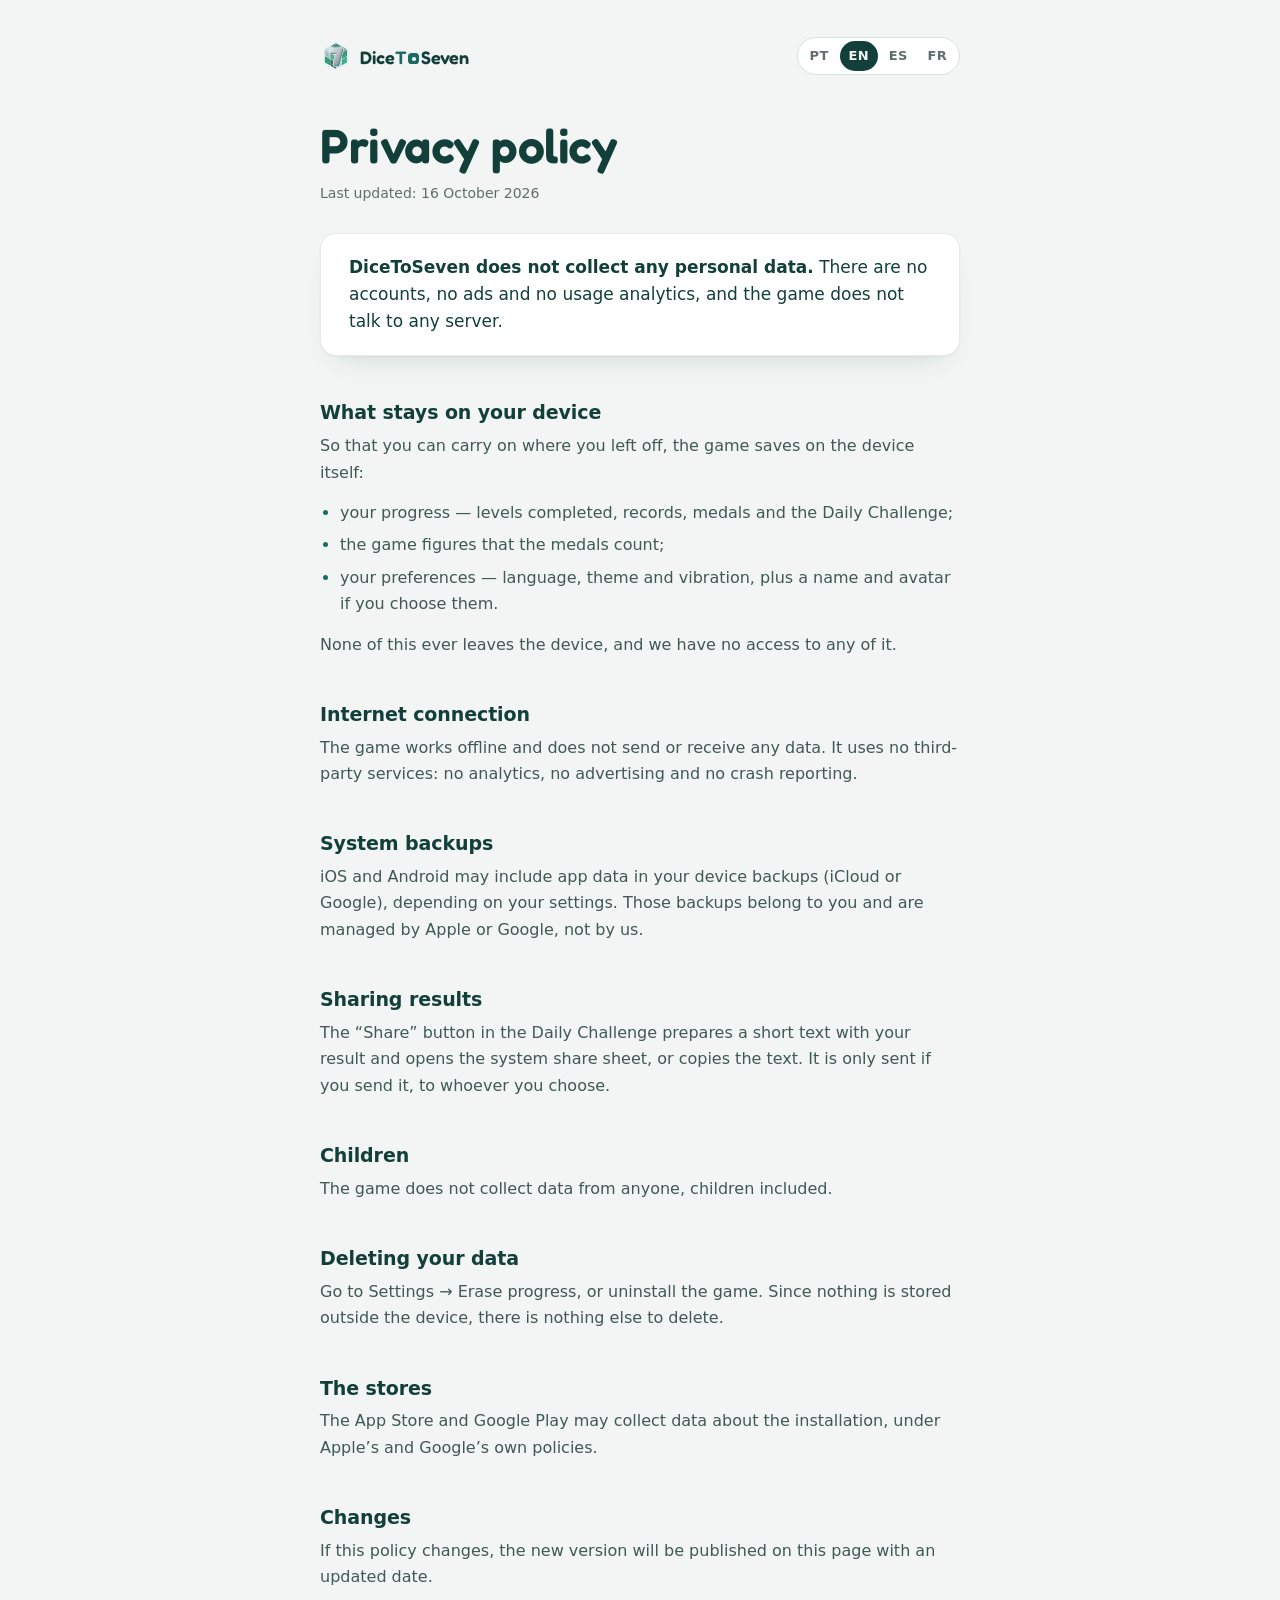
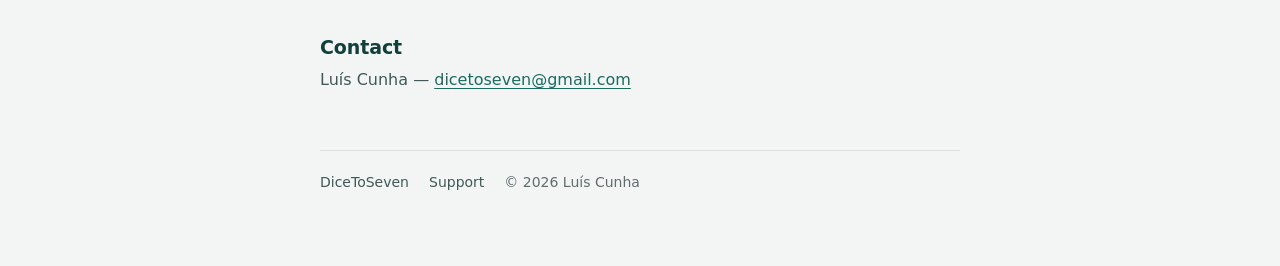
<file: privacy.html>
<!doctype html>
<html lang="en-GB">
<head>
  <meta charset="utf-8">
  <meta name="viewport" content="width=device-width, initial-scale=1">
  <title>Privacy policy — DiceToSeven</title>
  <meta name="description" content="DiceToSeven does not collect any personal data.">
  <meta name="color-scheme" content="only light">
  <meta name="theme-color" content="#f3f5f4">
  <link rel="icon" href="assets/favicon.svg" type="image/svg+xml">
  <link rel="apple-touch-icon" href="assets/icone-180.png">
  <link rel="stylesheet" href="assets/estilo.css">
  <script src="assets/idioma.js" defer></script>
</head>
<body>
<div class="pagina">

  <header class="topo">
    <a class="marca" href="./" data-pagina>
      <img src="assets/icone.svg" alt="" width="40" height="40">
      <span class="nome">Dice<span class="nome-liga">T<span class="nome-peca" aria-hidden="true"></span><span class="nome-o">o</span></span>Seven</span>
    </a>
    <nav class="idiomas" aria-label="Idioma · Language · Idioma · Langue">
      <a href="?lang=pt" data-para="pt" hreflang="pt-PT" lang="pt-PT">PT</a>
      <a href="?lang=en" data-para="en" hreflang="en-GB" lang="en-GB">EN</a>
      <a href="?lang=es" data-para="es" hreflang="es-ES" lang="es-ES">ES</a>
      <a href="?lang=fr" data-para="fr" hreflang="fr-FR" lang="fr-FR">FR</a>
    </nav>
  </header>

  <!-- ─── Português ─────────────────────────────────────────────────────── -->
  <main data-idioma="pt" lang="pt-PT" data-titulo="Política de privacidade — DiceToSeven">
    <h1>Política de privacidade</h1>
    <p class="data">Última atualização: 16 de outubro de 2026</p>

    <div class="cartao">
      <p class="destaque"><strong>O DiceToSeven não recolhe nenhum dado pessoal.</strong> Não há contas, anúncios nem estatísticas de utilização, e o jogo não comunica com nenhum servidor.</p>
    </div>

    <h2>O que fica no teu dispositivo</h2>
    <p>Para continuares onde paraste, o jogo guarda no próprio dispositivo:</p>
    <ul>
      <li>o progresso — níveis feitos, recordes, medalhas e o Desafio do dia;</li>
      <li>os números de jogo que as medalhas contam;</li>
      <li>as tuas preferências — idioma, tema e vibração, e o nome e o avatar, se os escolheres.</li>
    </ul>
    <p>Nada disto sai do dispositivo, e nós não temos acesso a nada disto.</p>

    <h2>Ligação à internet</h2>
    <p>O jogo funciona sem ligação, e não envia nem recebe dados. Não usa serviços de terceiros: nem análise de utilização, nem publicidade, nem relatórios de erros.</p>

    <h2>Cópias de segurança do sistema</h2>
    <p>O iOS e o Android podem incluir os dados das aplicações nas cópias de segurança do dispositivo (iCloud ou Google), conforme as tuas definições. Essas cópias são tuas, e são geridas pela Apple ou pela Google, não por nós.</p>

    <h2>Partilhar resultados</h2>
    <p>O botão «Partilhar» do Desafio do dia prepara um texto com o teu resultado e abre a partilha do sistema, ou copia o texto. Só é enviado se tu o enviares, a quem escolheres.</p>

    <h2>Crianças</h2>
    <p>O jogo não recolhe dados de ninguém, incluindo crianças.</p>

    <h2>Apagar os teus dados</h2>
    <p>Em Definições → Apagar o progresso, ou desinstalando o jogo. Como nada é guardado fora do dispositivo, não há mais nada a apagar.</p>

    <h2>As lojas</h2>
    <p>A App Store e o Google Play podem recolher dados sobre a instalação, de acordo com as políticas da Apple e da Google.</p>

    <h2>Alterações</h2>
    <p>Se esta política mudar, a nova versão é publicada nesta página, com a data atualizada.</p>

    <h2>Contacto</h2>
    <p>Luís Cunha — <a href="mailto:dicetoseven@gmail.com">dicetoseven@gmail.com</a></p>

    <footer class="rodape">
      <a href="./" data-pagina>DiceToSeven</a>
      <a href="support.html" data-pagina>Suporte</a>
      <span>© 2026 Luís Cunha</span>
    </footer>
  </main>

  <!-- ─── English ───────────────────────────────────────────────────────── -->
  <main data-idioma="en" lang="en-GB" data-titulo="Privacy policy — DiceToSeven">
    <h1>Privacy policy</h1>
    <p class="data">Last updated: 16 October 2026</p>

    <div class="cartao">
      <p class="destaque"><strong>DiceToSeven does not collect any personal data.</strong> There are no accounts, no ads and no usage analytics, and the game does not talk to any server.</p>
    </div>

    <h2>What stays on your device</h2>
    <p>So that you can carry on where you left off, the game saves on the device itself:</p>
    <ul>
      <li>your progress — levels completed, records, medals and the Daily Challenge;</li>
      <li>the game figures that the medals count;</li>
      <li>your preferences — language, theme and vibration, plus a name and avatar if you choose them.</li>
    </ul>
    <p>None of this ever leaves the device, and we have no access to any of it.</p>

    <h2>Internet connection</h2>
    <p>The game works offline and does not send or receive any data. It uses no third-party services: no analytics, no advertising and no crash reporting.</p>

    <h2>System backups</h2>
    <p>iOS and Android may include app data in your device backups (iCloud or Google), depending on your settings. Those backups belong to you and are managed by Apple or Google, not by us.</p>

    <h2>Sharing results</h2>
    <p>The “Share” button in the Daily Challenge prepares a short text with your result and opens the system share sheet, or copies the text. It is only sent if you send it, to whoever you choose.</p>

    <h2>Children</h2>
    <p>The game does not collect data from anyone, children included.</p>

    <h2>Deleting your data</h2>
    <p>Go to Settings → Erase progress, or uninstall the game. Since nothing is stored outside the device, there is nothing else to delete.</p>

    <h2>The stores</h2>
    <p>The App Store and Google Play may collect data about the installation, under Apple’s and Google’s own policies.</p>

    <h2>Changes</h2>
    <p>If this policy changes, the new version will be published on this page with an updated date.</p>

    <h2>Contact</h2>
    <p>Luís Cunha — <a href="mailto:dicetoseven@gmail.com">dicetoseven@gmail.com</a></p>

    <footer class="rodape">
      <a href="./" data-pagina>DiceToSeven</a>
      <a href="support.html" data-pagina>Support</a>
      <span>© 2026 Luís Cunha</span>
    </footer>
  </main>

  <!-- ─── Español ───────────────────────────────────────────────────────── -->
  <main data-idioma="es" lang="es-ES" data-titulo="Política de privacidad — DiceToSeven">
    <h1>Política de privacidad</h1>
    <p class="data">Última actualización: 16 de octubre de 2026</p>

    <div class="cartao">
      <p class="destaque"><strong>DiceToSeven no recoge ningún dato personal.</strong> No hay cuentas, ni anuncios, ni estadísticas de uso, y el juego no se comunica con ningún servidor.</p>
    </div>

    <h2>Lo que se queda en tu dispositivo</h2>
    <p>Para que sigas donde lo dejaste, el juego guarda en el propio dispositivo:</p>
    <ul>
      <li>tu progreso — niveles completados, récords, medallas y el Desafío diario;</li>
      <li>las cifras de juego que cuentan las medallas;</li>
      <li>tus preferencias — idioma, tema y vibración, y el nombre y el avatar, si los eliges.</li>
    </ul>
    <p>Nada de esto sale del dispositivo, y no tenemos acceso a nada de ello.</p>

    <h2>Conexión a internet</h2>
    <p>El juego funciona sin conexión y no envía ni recibe datos. No usa servicios de terceros: ni análisis de uso, ni publicidad, ni informes de errores.</p>

    <h2>Copias de seguridad del sistema</h2>
    <p>iOS y Android pueden incluir los datos de las aplicaciones en las copias de seguridad del dispositivo (iCloud o Google), según tus ajustes. Esas copias son tuyas y las gestionan Apple o Google, no nosotros.</p>

    <h2>Compartir resultados</h2>
    <p>El botón «Compartir» del Desafío diario prepara un texto con tu resultado y abre el menú de compartir del sistema, o copia el texto. Solo se envía si tú lo envías, a quien elijas.</p>

    <h2>Niños</h2>
    <p>El juego no recoge datos de nadie, tampoco de niños.</p>

    <h2>Borrar tus datos</h2>
    <p>En Ajustes → Borrar el progreso, o desinstalando el juego. Como no se guarda nada fuera del dispositivo, no hay nada más que borrar.</p>

    <h2>Las tiendas</h2>
    <p>App Store y Google Play pueden recoger datos sobre la instalación, según las políticas de Apple y de Google.</p>

    <h2>Cambios</h2>
    <p>Si esta política cambia, la nueva versión se publicará en esta página con la fecha actualizada.</p>

    <h2>Contacto</h2>
    <p>Luís Cunha — <a href="mailto:dicetoseven@gmail.com">dicetoseven@gmail.com</a></p>

    <footer class="rodape">
      <a href="./" data-pagina>DiceToSeven</a>
      <a href="support.html" data-pagina>Soporte</a>
      <span>© 2026 Luís Cunha</span>
    </footer>
  </main>

  <!-- ─── Français ──────────────────────────────────────────────────────── -->
  <main data-idioma="fr" lang="fr-FR" data-titulo="Politique de confidentialité — DiceToSeven">
    <h1>Politique de confidentialité</h1>
    <p class="data">Dernière mise à jour&#8239;: 16&nbsp;octobre 2026</p>

    <div class="cartao">
      <p class="destaque"><strong>DiceToSeven ne collecte aucune donnée personnelle.</strong> Il n’y a ni compte, ni publicité, ni statistiques d’utilisation, et le jeu ne communique avec aucun serveur.</p>
    </div>

    <h2>Ce qui reste sur ton appareil</h2>
    <p>Pour que tu reprennes là où tu t’es arrêté, le jeu enregistre sur l’appareil lui-même&#8239;:</p>
    <ul>
      <li>ta progression — niveaux terminés, records, médailles et Défi du jour&#8239;;</li>
      <li>les chiffres de jeu que comptent les médailles&#8239;;</li>
      <li>tes préférences — langue, thème et vibration, ainsi que le nom et l’avatar si tu les choisis.</li>
    </ul>
    <p>Rien de tout cela ne quitte l’appareil, et nous n’y avons aucun accès.</p>

    <h2>Connexion internet</h2>
    <p>Le jeu fonctionne hors ligne et n’envoie ni ne reçoit aucune donnée. Il n’utilise aucun service tiers&#8239;: ni mesure d’audience, ni publicité, ni rapport de plantage.</p>

    <h2>Sauvegardes du système</h2>
    <p>iOS et Android peuvent inclure les données des applications dans les sauvegardes de l’appareil (iCloud ou Google), selon tes réglages. Ces sauvegardes t’appartiennent et sont gérées par Apple ou Google, pas par nous.</p>

    <h2>Partager ses résultats</h2>
    <p>Le bouton «&#8239;Partager&#8239;» du Défi du jour prépare un texte avec ton résultat et ouvre le partage du système, ou copie le texte. Il n’est envoyé que si tu l’envoies, à qui tu veux.</p>

    <h2>Enfants</h2>
    <p>Le jeu ne collecte de données sur personne, enfants compris.</p>

    <h2>Effacer tes données</h2>
    <p>Dans Réglages → Effacer la progression, ou en désinstallant le jeu. Comme rien n’est enregistré hors de l’appareil, il n’y a rien d’autre à effacer.</p>

    <h2>Les boutiques</h2>
    <p>L’App Store et Google Play peuvent collecter des données sur l’installation, selon les politiques d’Apple et de Google.</p>

    <h2>Modifications</h2>
    <p>Si cette politique change, la nouvelle version sera publiée sur cette page, avec la date mise à jour.</p>

    <h2>Contact</h2>
    <p>Luís Cunha — <a href="mailto:dicetoseven@gmail.com">dicetoseven@gmail.com</a></p>

    <footer class="rodape">
      <a href="./" data-pagina>DiceToSeven</a>
      <a href="support.html" data-pagina>Assistance</a>
      <span>© 2026 Luís Cunha</span>
    </footer>
  </main>

</div>
</body>
</html>
</file>
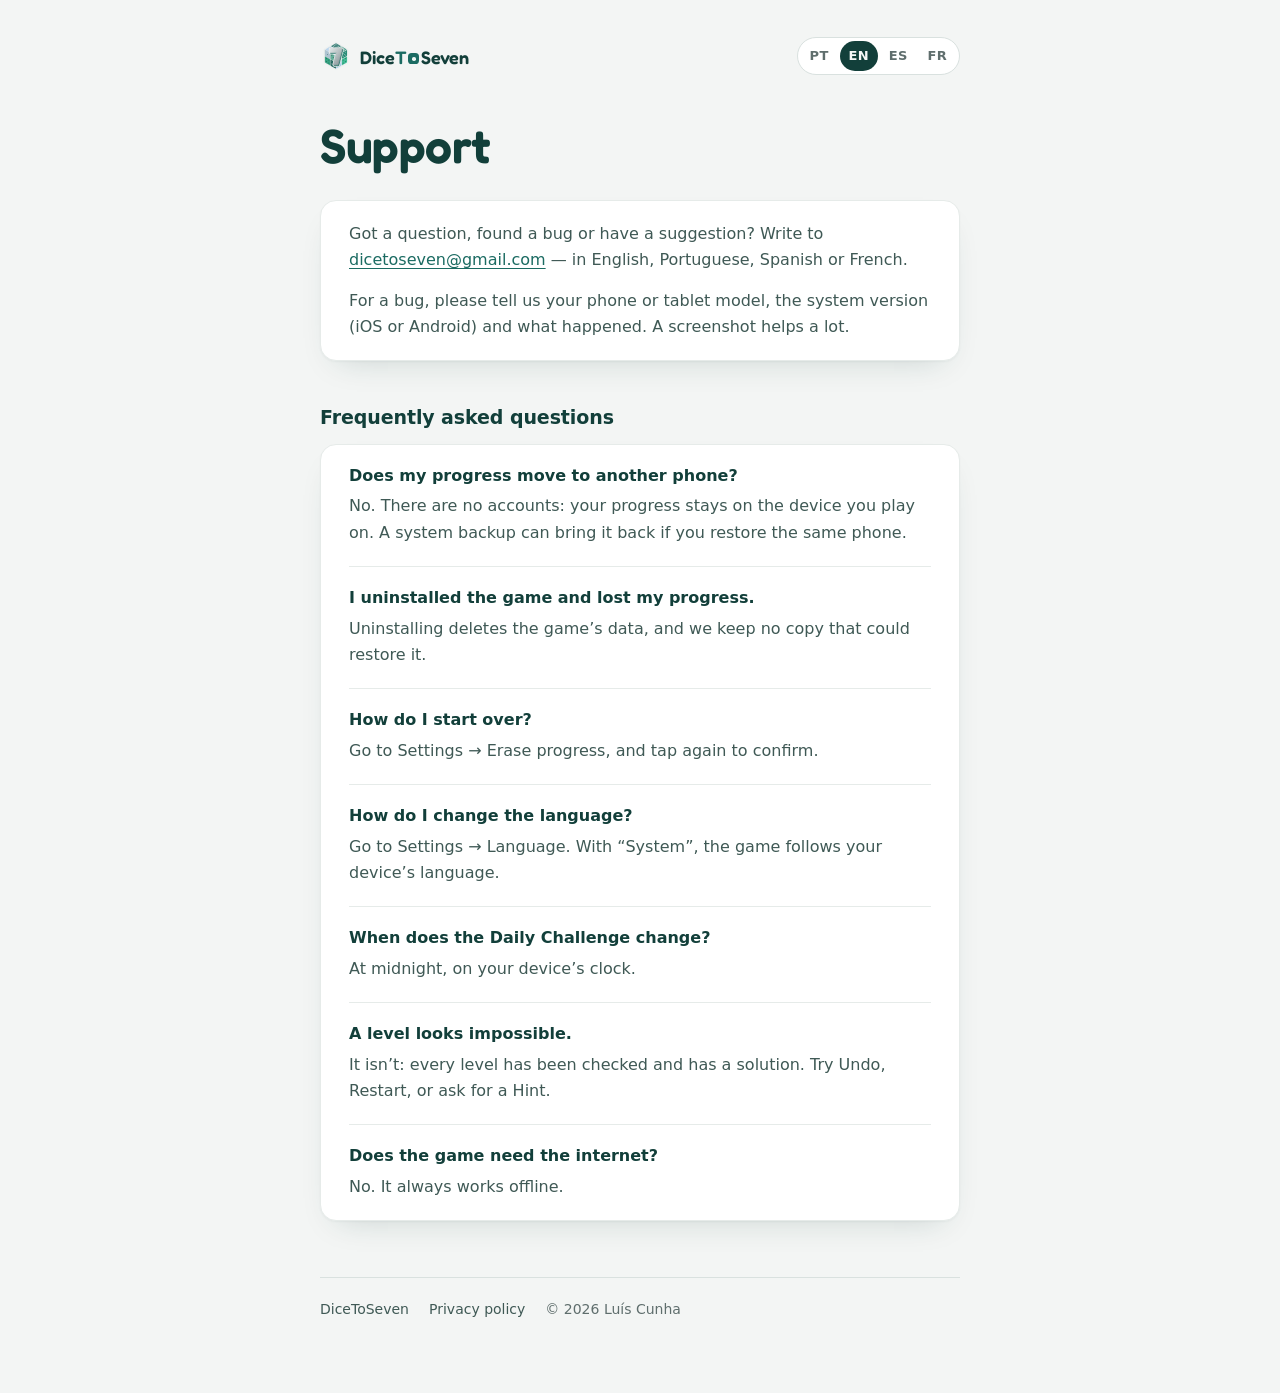
<file: support.html>
<!doctype html>
<html lang="en-GB">
<head>
  <meta charset="utf-8">
  <meta name="viewport" content="width=device-width, initial-scale=1">
  <title>Support — DiceToSeven</title>
  <meta name="description" content="DiceToSeven support: contact and frequently asked questions.">
  <meta name="color-scheme" content="only light">
  <meta name="theme-color" content="#f3f5f4">
  <link rel="icon" href="assets/favicon.svg" type="image/svg+xml">
  <link rel="apple-touch-icon" href="assets/icone-180.png">
  <link rel="stylesheet" href="assets/estilo.css">
  <script src="assets/idioma.js" defer></script>
</head>
<body>
<div class="pagina">

  <header class="topo">
    <a class="marca" href="./" data-pagina>
      <img src="assets/icone.svg" alt="" width="40" height="40">
      <span class="nome">Dice<span class="nome-liga">T<span class="nome-peca" aria-hidden="true"></span><span class="nome-o">o</span></span>Seven</span>
    </a>
    <nav class="idiomas" aria-label="Idioma · Language · Idioma · Langue">
      <a href="?lang=pt" data-para="pt" hreflang="pt-PT" lang="pt-PT">PT</a>
      <a href="?lang=en" data-para="en" hreflang="en-GB" lang="en-GB">EN</a>
      <a href="?lang=es" data-para="es" hreflang="es-ES" lang="es-ES">ES</a>
      <a href="?lang=fr" data-para="fr" hreflang="fr-FR" lang="fr-FR">FR</a>
    </nav>
  </header>

  <!-- ─── Português ─────────────────────────────────────────────────────── -->
  <main data-idioma="pt" lang="pt-PT" data-titulo="Suporte — DiceToSeven">
    <h1>Suporte</h1>

    <div class="cartao">
      <p>Tens uma dúvida, encontraste um erro ou queres deixar uma sugestão? Escreve para <a href="mailto:dicetoseven@gmail.com">dicetoseven@gmail.com</a> — em português, inglês, espanhol ou francês.</p>
      <p>Para um erro, diz-nos o modelo do telemóvel ou tablet, a versão do sistema (iOS ou Android) e o que aconteceu. Uma captura de ecrã ajuda muito.</p>
    </div>

    <h2>Perguntas frequentes</h2>
    <dl class="perguntas">
      <dt>O meu progresso passa para outro telemóvel?</dt>
      <dd>Não. Não há contas: o progresso fica no dispositivo onde jogas. Uma cópia de segurança do sistema pode trazê-lo de volta, se restaurares o mesmo telemóvel.</dd>

      <dt>Desinstalei o jogo e perdi o progresso.</dt>
      <dd>Desinstalar apaga os dados do jogo, e não guardamos nenhuma cópia que os possa recuperar.</dd>

      <dt>Como recomeço do zero?</dt>
      <dd>Em Definições → Apagar o progresso. Carrega outra vez para confirmar.</dd>

      <dt>Como mudo o idioma?</dt>
      <dd>Em Definições → Idioma. Em «Sistema», o jogo segue o idioma do dispositivo.</dd>

      <dt>Quando muda o Desafio do dia?</dt>
      <dd>À meia-noite, na hora do teu dispositivo.</dd>

      <dt>Um nível parece impossível.</dt>
      <dd>Não é: todos os níveis foram verificados e têm solução. Experimenta Desfazer, Reiniciar, ou pede uma Dica.</dd>

      <dt>O jogo precisa de internet?</dt>
      <dd>Não. Funciona sempre sem ligação.</dd>
    </dl>

    <footer class="rodape">
      <a href="./" data-pagina>DiceToSeven</a>
      <a href="privacy.html" data-pagina>Política de privacidade</a>
      <span>© 2026 Luís Cunha</span>
    </footer>
  </main>

  <!-- ─── English ───────────────────────────────────────────────────────── -->
  <main data-idioma="en" lang="en-GB" data-titulo="Support — DiceToSeven">
    <h1>Support</h1>

    <div class="cartao">
      <p>Got a question, found a bug or have a suggestion? Write to <a href="mailto:dicetoseven@gmail.com">dicetoseven@gmail.com</a> — in English, Portuguese, Spanish or French.</p>
      <p>For a bug, please tell us your phone or tablet model, the system version (iOS or Android) and what happened. A screenshot helps a lot.</p>
    </div>

    <h2>Frequently asked questions</h2>
    <dl class="perguntas">
      <dt>Does my progress move to another phone?</dt>
      <dd>No. There are no accounts: your progress stays on the device you play on. A system backup can bring it back if you restore the same phone.</dd>

      <dt>I uninstalled the game and lost my progress.</dt>
      <dd>Uninstalling deletes the game’s data, and we keep no copy that could restore it.</dd>

      <dt>How do I start over?</dt>
      <dd>Go to Settings → Erase progress, and tap again to confirm.</dd>

      <dt>How do I change the language?</dt>
      <dd>Go to Settings → Language. With “System”, the game follows your device’s language.</dd>

      <dt>When does the Daily Challenge change?</dt>
      <dd>At midnight, on your device’s clock.</dd>

      <dt>A level looks impossible.</dt>
      <dd>It isn’t: every level has been checked and has a solution. Try Undo, Restart, or ask for a Hint.</dd>

      <dt>Does the game need the internet?</dt>
      <dd>No. It always works offline.</dd>
    </dl>

    <footer class="rodape">
      <a href="./" data-pagina>DiceToSeven</a>
      <a href="privacy.html" data-pagina>Privacy policy</a>
      <span>© 2026 Luís Cunha</span>
    </footer>
  </main>

  <!-- ─── Español ───────────────────────────────────────────────────────── -->
  <main data-idioma="es" lang="es-ES" data-titulo="Soporte — DiceToSeven">
    <h1>Soporte</h1>

    <div class="cartao">
      <p>¿Tienes una duda, has encontrado un error o quieres dejar una sugerencia? Escribe a <a href="mailto:dicetoseven@gmail.com">dicetoseven@gmail.com</a> — en español, portugués, inglés o francés.</p>
      <p>Si es un error, dinos el modelo del móvil o la tableta, la versión del sistema (iOS o Android) y qué ha pasado. Una captura de pantalla ayuda mucho.</p>
    </div>

    <h2>Preguntas frecuentes</h2>
    <dl class="perguntas">
      <dt>¿Mi progreso pasa a otro móvil?</dt>
      <dd>No. No hay cuentas: el progreso se queda en el dispositivo donde juegas. Una copia de seguridad del sistema puede recuperarlo si restauras el mismo móvil.</dd>

      <dt>Desinstalé el juego y perdí el progreso.</dt>
      <dd>Desinstalar borra los datos del juego, y no guardamos ninguna copia que pueda recuperarlos.</dd>

      <dt>¿Cómo empiezo de cero?</dt>
      <dd>En Ajustes → Borrar el progreso. Pulsa otra vez para confirmar.</dd>

      <dt>¿Cómo cambio el idioma?</dt>
      <dd>En Ajustes → Idioma. Con «Sistema», el juego sigue el idioma del dispositivo.</dd>

      <dt>¿Cuándo cambia el Desafío diario?</dt>
      <dd>A medianoche, según la hora de tu dispositivo.</dd>

      <dt>Un nivel parece imposible.</dt>
      <dd>No lo es: todos los niveles se han comprobado y tienen solución. Prueba Deshacer, Reiniciar, o pide una Pista.</dd>

      <dt>¿El juego necesita internet?</dt>
      <dd>No. Funciona siempre sin conexión.</dd>
    </dl>

    <footer class="rodape">
      <a href="./" data-pagina>DiceToSeven</a>
      <a href="privacy.html" data-pagina>Política de privacidad</a>
      <span>© 2026 Luís Cunha</span>
    </footer>
  </main>

  <!-- ─── Français ──────────────────────────────────────────────────────── -->
  <main data-idioma="fr" lang="fr-FR" data-titulo="Assistance — DiceToSeven">
    <h1>Assistance</h1>

    <div class="cartao">
      <p>Une question, un bug, une suggestion&#8239;? Écris à <a href="mailto:dicetoseven@gmail.com">dicetoseven@gmail.com</a> — en français, portugais, anglais ou espagnol.</p>
      <p>Pour un bug, indique-nous le modèle du téléphone ou de la tablette, la version du système (iOS ou Android) et ce qui s’est passé. Une capture d’écran aide beaucoup.</p>
    </div>

    <h2>Questions fréquentes</h2>
    <dl class="perguntas">
      <dt>Ma progression passe-t-elle sur un autre téléphone&#8239;?</dt>
      <dd>Non. Il n’y a pas de compte&#8239;: la progression reste sur l’appareil où tu joues. Une sauvegarde du système peut la récupérer si tu restaures le même téléphone.</dd>

      <dt>J’ai désinstallé le jeu et perdu ma progression.</dt>
      <dd>Désinstaller efface les données du jeu, et nous n’en gardons aucune copie qui permettrait de les récupérer.</dd>

      <dt>Comment recommencer de zéro&#8239;?</dt>
      <dd>Dans Réglages → Effacer la progression, puis touche encore pour confirmer.</dd>

      <dt>Comment changer de langue&#8239;?</dt>
      <dd>Dans Réglages → Langue. Avec «&#8239;Système&#8239;», le jeu suit la langue de l’appareil.</dd>

      <dt>Quand le Défi du jour change-t-il&#8239;?</dt>
      <dd>À minuit, à l’heure de ton appareil.</dd>

      <dt>Un niveau semble impossible.</dt>
      <dd>Il ne l’est pas&#8239;: tous les niveaux ont été vérifiés et ont une solution. Essaie Annuler, Recommencer, ou demande un Indice.</dd>

      <dt>Le jeu a-t-il besoin d’internet&#8239;?</dt>
      <dd>Non. Il fonctionne toujours hors ligne.</dd>
    </dl>

    <footer class="rodape">
      <a href="./" data-pagina>DiceToSeven</a>
      <a href="privacy.html" data-pagina>Politique de confidentialité</a>
      <span>© 2026 Luís Cunha</span>
    </footer>
  </main>

</div>
</body>
</html>
</file>
<file: assets/estilo.css>
/*
 * O site do DiceToSeven: as cores e a letra do jogo, num papel claro.
 *
 * Só há tema claro, e é de propósito. O `only light` diz também aos browsers
 * que escurecem as páginas à força no modo noturno (o Chrome do Android) que
 * esta não se escurece: escurecida por eles, perdia o contraste.
 *
 * As cores são as do `theme.css` do jogo. A Fredoka é a do nome do jogo (SIL
 * Open Font License 1.1 — ver `fredoka-LEIA-ME.txt`), e só serve os títulos;
 * o resto do texto é a letra do sistema, que respeita o tamanho de letra que
 * cada um escolheu no telemóvel.
 *
 * As formas: os painéis têm 16px de raio; os idiomas e a etiqueta das lojas
 * são pílulas. Nunca há um painel dentro de outro — no telemóvel, um cartão
 * dentro de um cartão come metade da largura em margens.
 */

@font-face {
  font-family: "Fredoka";
  font-style: normal;
  font-weight: 600;
  font-display: swap;
  src: url("fredoka-600-latin.woff2") format("woff2");
}

:root {
  color-scheme: only light;

  /* Neutros: frios, como os do jogo. */
  --ground: #f3f5f4;
  --surface: #ffffff;
  --tint: #e6f0ed;
  --line: #d9e1df;
  --line-soft: #e6ebe9;

  /* Texto: o título em `--ink`, o corpo em `--ink-soft`. Todos passam o AA. */
  --ink: #123f3a;
  --ink-soft: #3f5955;
  --ink-muted: #5f6e6d;

  --accent: #1b6b62;
  --accent-strong: #145249;
  --on-accent: #f6f8f7;

  /* A rampa das faces do jogo, para os marcadores da lista. */
  --face-2: #a9cbe8;
  --face-3: #74c8b0;
  --face-4: #3ebb94;
  --face-5: #2a8c77;
  --face-6: #1b6b62;

  --peca: var(--accent);
  --pinta: #eef6f3;

  --raio: 16px;
  /* A sombra é do verde da marca, e não preta: assenta no fundo em vez de o sujar. */
  --sombra: 0 1px 2px rgb(18 63 58 / 0.04), 0 14px 32px -18px rgb(18 63 58 / 0.22);
}

*,
*::before,
*::after {
  box-sizing: border-box;
}

[hidden] {
  display: none !important;
}

html {
  background: var(--ground);
}

/*
 * O fundo fica só no `html`. Um fundo no `body` pintava-se por cima do halo
 * do «Em breve», que fica atrás da pílula com `z-index: -1`.
 */
body {
  margin: 0;
  color: var(--ink);
  font: 1rem/1.65 system-ui, -apple-system, "Segoe UI", Roboto, sans-serif;
  -webkit-text-size-adjust: 100%;
  -webkit-font-smoothing: antialiased;
}

.pagina {
  max-width: 44rem;
  margin: 0 auto;
  padding: 12px 20px 56px;
}

a {
  color: var(--accent);
  text-decoration-thickness: 1px;
  text-underline-offset: 0.2em;
  transition: color 150ms ease;
}

a:hover {
  color: var(--accent-strong);
}

a:focus-visible {
  outline: 2px solid var(--accent);
  outline-offset: 3px;
  border-radius: 4px;
}

/* ─── O topo: a marca e os idiomas ───────────────────────────────────────── */

.topo {
  display: flex;
  align-items: center;
  justify-content: space-between;
  flex-wrap: wrap;
  gap: 12px;
  min-height: 64px;
}

.marca {
  display: inline-flex;
  align-items: center;
  gap: 8px;
  color: var(--ink);
  text-decoration: none;
}

.marca:hover {
  color: var(--ink);
}

.marca img {
  width: 32px;
  height: 32px;
}

.marca .nome {
  font-size: 1.125rem;
}

/*
 * O nome como no jogo: o «To» na cor de destaque, e uma peça de uma pinta no
 * lugar do «o». O «o» continua no texto, só invisível, para o nome se ler e se
 * copiar inteiro.
 */
.nome {
  font-family: "Fredoka", system-ui, sans-serif;
  font-weight: 600;
  line-height: 1;
  white-space: nowrap;
}

.nome-liga {
  color: var(--accent);
}

.nome-peca {
  position: relative;
  display: inline-block;
  width: 0.62em;
  height: 0.62em;
  margin-inline: 0.07em;
  border-radius: 0.2em;
  background: var(--peca);
  vertical-align: -0.02em;
}

.nome-peca::after {
  content: "";
  position: absolute;
  inset: 0;
  width: 0.2em;
  height: 0.2em;
  margin: auto;
  border-radius: 50%;
  background: var(--pinta);
}

.nome-o {
  display: inline-block;
  width: 0;
  overflow: hidden;
  visibility: hidden;
}

/* Os idiomas: um seletor em pílula, com o atual a escuro. */
.idiomas {
  display: flex;
  gap: 2px;
  padding: 3px;
  border: 1px solid var(--line);
  border-radius: 999px;
  background: var(--surface);
}

.idiomas a {
  min-width: 36px;
  padding: 7px 9px;
  border-radius: 999px;
  color: var(--ink-muted);
  font-size: 0.8125rem;
  font-weight: 600;
  line-height: 1.2;
  letter-spacing: 0.02em;
  text-align: center;
  text-decoration: none;
  /* Só a cor: o fundo do idioma atual entra logo, sem se ver a transição. */
  transition: color 150ms ease;
}

.idiomas a:hover {
  color: var(--ink);
}

.idiomas a[aria-current="true"] {
  background: var(--ink);
  color: var(--on-accent);
}

/* ─── O texto ────────────────────────────────────────────────────────────── */

main[data-idioma] {
  padding-top: 28px;
}

h1 {
  margin: 0 0 10px;
  color: var(--ink);
  font-family: "Fredoka", system-ui, sans-serif;
  font-size: clamp(2.25rem, 1.6rem + 2.6vw, 3rem);
  font-weight: 600;
  line-height: 1.08;
  letter-spacing: -0.01em;
  text-wrap: balance;
}

h2 {
  margin: 44px 0 8px;
  color: var(--ink);
  font-size: 1.1875rem;
  font-weight: 650;
  line-height: 1.3;
  letter-spacing: -0.005em;
}

p,
ul {
  margin: 0 0 14px;
  color: var(--ink-soft);
}

ul {
  padding-left: 1.25em;
}

li + li {
  margin-top: 6px;
}

li::marker {
  color: var(--accent);
}

strong {
  color: var(--ink);
  font-weight: 650;
}

.data {
  margin: 0 0 28px;
  color: var(--ink-muted);
  font-size: 0.875rem;
}

/* O painel: o que a página tem de mais importante, e só isso. */
.cartao {
  margin: 28px 0 8px;
  padding: 20px 22px;
  border: 1px solid var(--line-soft);
  border-radius: var(--raio);
  background: var(--surface);
  box-shadow: var(--sombra);
}

.cartao p:last-child {
  margin-bottom: 0;
}

.destaque {
  color: var(--ink);
  font-size: 1.0625rem;
  line-height: 1.6;
}

/* As perguntas frequentes: um painel só, com uma linha fina entre perguntas. */
.perguntas {
  margin: 14px 0 0;
  padding: 0 22px 20px;
  border: 1px solid var(--line-soft);
  border-radius: var(--raio);
  background: var(--surface);
  box-shadow: var(--sombra);
}

.perguntas dt {
  padding-top: 20px;
  color: var(--ink);
  font-weight: 600;
  line-height: 1.4;
}

.perguntas dt:not(:first-of-type) {
  margin-top: 20px;
  border-top: 1px solid var(--line-soft);
}

.perguntas dd {
  margin: 6px 0 0;
  color: var(--ink-soft);
}

/* ─── A página de entrada ────────────────────────────────────────────────── */

/*
 * A montra do jogo. É mais larga do que as páginas de texto (`.pagina`),
 * porque mostra imagens lado a lado; o texto, esse, nunca passa das 36em.
 *
 * As imagens são as capturas das lojas, feitas a partir do jogo verdadeiro
 * (`capturas.mjs`, no repositório do jogo), em WebP e no idioma da página:
 * cada uma vive num bloco `[data-idioma]`, e com `loading="lazy"` só se
 * descarregam as do idioma que se vê.
 */
.montra {
  max-width: 70rem;
  margin: 0 auto;
  padding: 12px 20px 56px;
}

.montra main h2 {
  margin: 0 0 12px;
  font-family: "Fredoka", system-ui, sans-serif;
  font-size: clamp(1.75rem, 1.2rem + 2vw, 2.5rem);
  font-weight: 600;
  line-height: 1.12;
  letter-spacing: -0.01em;
  text-wrap: balance;
}

.bloco {
  margin-top: 72px;
}

.bloco-texto {
  max-width: 36em;
  margin: 0;
  color: var(--ink-soft);
  font-size: 1.0625rem;
}

/* A abertura: o nome e a regra, e o primeiro ecrã do jogo ao lado. */
.abertura {
  display: grid;
  gap: 40px;
  padding-top: 24px;
}

.abertura-icone {
  width: 72px;
  height: 72px;
  margin-bottom: 18px;
}

.abertura .nome {
  display: block;
  font-size: clamp(2.75rem, 1.6rem + 5vw, 4.75rem);
  letter-spacing: -0.01em;
}

.abertura .destaque {
  max-width: 24em;
  margin: 20px 0 0;
  color: var(--ink-soft);
  font-size: clamp(1.125rem, 1rem + 0.6vw, 1.375rem);
  text-wrap: pretty;
}

.abertura [data-idioma] > p:last-child {
  margin: 0;
}

.abertura-ecra {
  position: relative;
  justify-self: center;
  width: min(300px, 78vw);
}

/* Um brilho verde atrás do ecrã, a puxar a imagem para a frente da página. */
.abertura-ecra::before {
  content: "";
  position: absolute;
  inset: 10% -14%;
  z-index: -1;
  border-radius: 50%;
  background: radial-gradient(closest-side, rgb(62 187 148 / 0.28), transparent);
  filter: blur(8px);
}

.abertura-ecra img,
.galeria img {
  display: block;
  width: 100%;
  height: auto;
  border-radius: 24px;
  box-shadow:
    0 0 0 1px rgb(18 63 58 / 0.06),
    0 28px 56px -26px rgb(18 63 58 / 0.5);
}

/*
 * A galeria: no telemóvel, uma fila que se desliza, com a imagem seguinte a
 * espreitar na margem, para se perceber que há mais; num ecrã largo, as
 * cinco lado a lado, sem deslizar nada.
 */
.galeria {
  display: grid;
  grid-auto-flow: column;
  grid-auto-columns: min(62vw, 240px);
  gap: 14px;
  margin: 28px -20px 0;
  padding: 4px 20px 28px;
  overflow-x: auto;
  scroll-snap-type: x mandatory;
  scroll-padding-inline: 20px;
  scrollbar-width: none;
}

.galeria::-webkit-scrollbar {
  display: none;
}

.galeria img {
  border-radius: 20px;
  scroll-snap-align: start;
}

/* O rigor: a frase e os testes de um lado, como se faz um nível do outro. */
.passos {
  display: grid;
  gap: 14px;
  margin: 28px 0 0;
  padding: 0;
  list-style: none;
}

.passos li {
  display: grid;
  grid-template-columns: 44px 1fr;
  gap: 18px;
  margin: 0;
  padding: 22px 24px;
  border: 1px solid var(--line-soft);
  border-radius: var(--raio);
  background: var(--surface);
  box-shadow: var(--sombra);
}

.passos h3 {
  margin: 2px 0 6px;
  color: var(--ink);
  font-size: 1.125rem;
  font-weight: 650;
  line-height: 1.3;
}

.passos p {
  margin: 0;
}

/*
 * Um dado do jogo, em CSS: a face, as pintas na grelha 3×3 de um dado a
 * sério, e o rebordo de baixo. Conta os três passos sem pôr números à frente.
 */
.dado {
  display: grid;
  grid-template: repeat(3, 1fr) / repeat(3, 1fr);
  width: 44px;
  height: 44px;
  padding: 8px;
  border-radius: 11px;
  box-shadow:
    inset 0 0 0 1px rgb(18 63 58 / 0.18),
    inset 0 -3px 0 rgb(0 0 0 / 0.14);
}

.dado i {
  width: 7px;
  height: 7px;
  place-self: center;
  border-radius: 50%;
  background: var(--ink);
}

.dado[data-face="1"] { background: var(--face-3); }
.dado[data-face="2"] { background: var(--face-4); }
.dado[data-face="3"] { background: var(--face-5); }
.dado[data-face="3"] i { background: var(--pinta); }

.dado[data-face="1"] i { grid-area: 2 / 2; }
.dado[data-face="2"] i:nth-child(1),
.dado[data-face="3"] i:nth-child(1) { grid-area: 1 / 1; }
.dado[data-face="2"] i:nth-child(2),
.dado[data-face="3"] i:nth-child(3) { grid-area: 3 / 3; }
.dado[data-face="3"] i:nth-child(2) { grid-area: 2 / 2; }

/* Os números: um painel só, com linhas finas entre eles. */
.numeros {
  display: grid;
  grid-template-columns: repeat(2, 1fr);
  gap: 1px;
  margin-top: 72px;
  overflow: hidden;
  border: 1px solid var(--line-soft);
  border-radius: var(--raio);
  background: var(--line-soft);
  box-shadow: var(--sombra);
}

.numeros > div {
  display: grid;
  gap: 6px;
  justify-items: center;
  padding: 24px 12px;
  background: var(--surface);
  text-align: center;
}

.numeros strong {
  color: var(--accent);
  font-family: "Fredoka", system-ui, sans-serif;
  font-size: clamp(2.25rem, 1.6rem + 2.5vw, 3.25rem);
  font-weight: 600;
  line-height: 1;
}

.numeros span {
  color: var(--ink-soft);
  font-size: 0.9375rem;
  line-height: 1.3;
}

.lista-jogo {
  display: grid;
  gap: 14px 32px;
  width: 100%;
  margin: 24px 0 0;
  padding: 22px 24px;
  border: 1px solid var(--line-soft);
  border-radius: var(--raio);
  background: var(--surface);
  box-shadow: var(--sombra);
  list-style: none;
  text-align: left;
}

.lista-jogo li {
  position: relative;
  margin: 0;
  padding-left: 28px;
  color: var(--ink);
  line-height: 1.45;
}

/* Cada linha leva uma peça, e as peças sobem a rampa das faces do jogo. */
.lista-jogo li::before {
  content: "";
  position: absolute;
  top: 0.18em;
  left: 0;
  width: 15px;
  height: 15px;
  border-radius: 4px;
  background: var(--face-4);
}

.lista-jogo li:nth-child(1)::before { background: var(--face-2); }
.lista-jogo li:nth-child(2)::before { background: var(--face-3); }
.lista-jogo li:nth-child(3)::before { background: var(--face-4); }
.lista-jogo li:nth-child(4)::before { background: var(--face-5); }
.lista-jogo li:nth-child(5)::before { background: var(--face-6); }

/* O convite para o Instagram, no fim. */
.convite {
  margin-top: 72px;
  padding: 40px 24px;
  border-radius: 24px;
  background: var(--tint);
  text-align: center;
}

.convite p {
  max-width: 30em;
  margin: 0 auto;
}

.botao {
  display: inline-block;
  margin-top: 24px;
  padding: 13px 26px;
  border-radius: 999px;
  background: var(--ink);
  color: var(--on-accent);
  font-weight: 600;
  line-height: 1.3;
  text-decoration: none;
  transition: background-color 150ms ease, transform 150ms ease;
}

.botao:hover {
  background: #0b2b27;
  color: var(--on-accent);
}

.botao:active {
  transform: translateY(1px);
}

/*
 * As lojas: duas pílulas escuras com um anel de luz à volta, nas cores das
 * faces do jogo, que roda devagar — à maneira do brilho do Apple Intelligence.
 * Eram o «Em breve», e passaram a ser as ligações. São o único elemento da
 * página que se mexe, e é de propósito: é a notícia, e é o que se toca.
 *
 * O anel é o fundo da própria borda (`border-box`), por baixo do fundo escuro
 * (`padding-box`). O halo é um `::before` desfocado atrás da pílula: sem
 * `z-index` na pílula, o `-1` põe-no por baixo dela e por cima da página.
 *
 * O ângulo é uma propriedade registada (`@property`) para se poder animar.
 * Num browser sem ela, o anel fica parado — e continua a ver-se.
 */
@property --angulo {
  syntax: "<angle>";
  inherits: true;
  initial-value: 0deg;
}

.pastilha {
  /* As faces claras do jogo e o verde do joker, que é o verde do que salta à vista. */
  --anel: conic-gradient(
    from var(--angulo),
    #cfe3f2,
    #3ebb94,
    #a9cbe8,
    #3fd34b,
    #74c8b0,
    #cfe3f2
  );
  /* O halo leva cores mais vivas: desfocadas sobre o fundo claro, as pálidas somem. */
  --halo: conic-gradient(
    from var(--angulo),
    #3fd34b,
    #3ebb94,
    #6aa9e0,
    #2a8c77,
    #3fd34b
  );

  position: relative;
  display: inline-block;
  margin-top: 28px;
  /*
   * A letra e as margens encolhem com o ecrã: o texto inglês, o mais
   * comprido, cabe numa linha até aos 360px. Abaixo disso parte-se em duas
   * linhas de comprimento igual, em vez de deixar uma palavra sozinha.
   */
  padding: 12px clamp(14px, 4vw, 24px);
  border: 2px solid transparent;
  border-radius: 999px;
  background:
    linear-gradient(180deg, #1c4a44, #0e2c28) padding-box,
    var(--anel) border-box;
  box-shadow:
    inset 0 1px 0 rgb(255 255 255 / 0.18),
    0 8px 20px -12px rgb(18 63 58 / 0.45);
  color: var(--on-accent);
  font-size: clamp(0.8125rem, 3.4vw, 0.9375rem);
  font-weight: 600;
  line-height: 1.4;
  letter-spacing: -0.005em;
  text-wrap: balance;
  animation: anel-roda 6s linear infinite;
}

.pastilha::before {
  content: "";
  position: absolute;
  inset: -2px;
  z-index: -1;
  border-radius: inherit;
  background: var(--halo);
  filter: blur(14px);
  opacity: 0.7;
}

@keyframes anel-roda {
  to {
    --angulo: 360deg;
  }
}

/* As duas lado a lado, e uma por cima da outra só se não couberem. */
.lojas-texto {
  margin: 28px 0 0;
  color: var(--ink-soft);
  font-weight: 600;
}

.lojas {
  display: flex;
  flex-wrap: wrap;
  gap: 14px 16px;
}

.lojas .pastilha {
  margin-top: 14px;
  min-width: 9.5em;
  text-align: center;
  text-decoration: none;
  font-size: 1rem;
  transition: transform 150ms ease;
}

.lojas .pastilha:hover {
  color: var(--on-accent);
  transform: translateY(-1px);
}

.lojas .pastilha:active {
  transform: translateY(1px);
}

.lojas .pastilha:focus-visible {
  outline: 3px solid var(--accent);
  outline-offset: 4px;
}

/* ─── O rodapé ───────────────────────────────────────────────────────────── */

.rodape {
  display: flex;
  flex-wrap: wrap;
  gap: 8px 20px;
  margin-top: 56px;
  padding-top: 20px;
  border-top: 1px solid var(--line);
  color: var(--ink-muted);
  font-size: 0.875rem;
}

.rodape a {
  color: var(--ink-soft);
  text-decoration: none;
}

.rodape a:hover {
  color: var(--accent);
  text-decoration: underline;
}

.rodape-centro {
  justify-content: center;
}

/* ─── O artigo: como se faz um nível ─────────────────────────────────────── */

/*
 * Uma página de leitura longa, só em inglês: é para quem chega do Hacker News
 * ou do Reddit. A medida do texto fica nos ~68 caracteres da `.pagina`; as
 * figuras usam a mesma largura e nunca saem dela.
 */
.artigo {
  padding-top: 28px;
}

.artigo h1 {
  margin-bottom: 14px;
}

.artigo .entrada {
  color: var(--ink);
  font-size: 1.125rem;
  line-height: 1.6;
}

.artigo h2 {
  margin-top: 52px;
  font-size: 1.375rem;
}

.artigo h3 {
  margin: 28px 0 6px;
  color: var(--ink);
  font-size: 1.0625rem;
  font-weight: 650;
}

.artigo ol {
  margin: 0 0 14px;
  padding-left: 1.4em;
  color: var(--ink-soft);
}

.artigo code {
  padding: 0.1em 0.35em;
  border-radius: 6px;
  background: var(--tint);
  color: var(--ink);
  font: 0.875em/1.4 ui-monospace, "Cascadia Code", "SF Mono", Menlo, Consolas, monospace;
  font-variant-ligatures: none;
}

/* O código: em bloco, com a mesma tinta das pílulas, e a rolar de lado no telemóvel. */
.artigo pre {
  margin: 18px 0 20px;
  padding: 16px 18px;
  overflow-x: auto;
  border: 1px solid var(--line-soft);
  border-radius: 12px;
  background: var(--surface);
  color: var(--ink);
  font: 0.8125rem/1.6 ui-monospace, "Cascadia Code", "SF Mono", Menlo, Consolas, monospace;
  /* Sem ligaduras: um `!==` desenhado como um só sinal confunde quem lê o código. */
  font-variant-ligatures: none;
  tab-size: 2;
}

.artigo pre code {
  padding: 0;
  background: none;
  font: inherit;
}

.artigo pre .comentario {
  color: var(--ink-muted);
}

.artigo blockquote {
  margin: 20px 0;
  padding: 2px 0 2px 18px;
  border-left: 3px solid var(--face-4);
  color: var(--ink);
}

.artigo blockquote p {
  color: inherit;
}

/* As figuras: um painel branco, como os cartões, com a legenda por baixo. */
.figura {
  margin: 24px 0 28px;
  padding: 22px 18px 18px;
  border: 1px solid var(--line-soft);
  border-radius: var(--raio);
  background: var(--surface);
  box-shadow: var(--sombra);
}

.figura figcaption {
  margin-top: 14px;
  color: var(--ink-muted);
  font-size: 0.875rem;
  line-height: 1.5;
}

.figura-par {
  display: flex;
  flex-wrap: wrap;
  justify-content: center;
  gap: 18px 32px;
}

.figura-par > div {
  display: grid;
  justify-items: center;
  gap: 10px;
}

.figura-rotulo {
  color: var(--ink);
  font-size: 0.875rem;
  font-weight: 650;
}

.figura-rotulo.recusado {
  color: #a3412f;
}

/*
 * O tabuleiro: colunas de baixo para cima, como no motor. Cada peça é posta por
 * `transform`, por isso a gravidade e o colapso das colunas animam-se sozinhos
 * quando o estado muda.
 */
.tabuleiro {
  --lado: 40px;
  --folga: 5px;
  position: relative;
  margin: 0 auto;
}

.tabuleiro::after {
  content: "";
  position: absolute;
  left: -8px;
  right: -8px;
  bottom: -7px;
  height: 2px;
  border-radius: 2px;
  background: var(--line);
}

.peca {
  position: absolute;
  left: 0;
  bottom: 0;
  display: grid;
  grid-template: repeat(3, 1fr) / repeat(3, 1fr);
  width: var(--lado);
  height: var(--lado);
  /* Em px e não em %: a percentagem do padding conta da largura do tabuleiro, não da peça. */
  padding: calc(var(--lado) * 0.17);
  border-radius: 21%;
  background: var(--face);
  transition: transform 420ms cubic-bezier(0.3, 1.25, 0.5, 1), opacity 260ms ease;
}

.peca i {
  width: 72%;
  height: 72%;
  place-self: center;
  border-radius: 50%;
  background: var(--tinta);
}

.peca[data-v="1"] { --face: #cfe3f2; --tinta: #123f3a; }
.peca[data-v="2"] { --face: #a9cbe8; --tinta: #123f3a; }
.peca[data-v="3"] { --face: #74c8b0; --tinta: #0e3b33; }
.peca[data-v="4"] { --face: #3ebb94; --tinta: #0c332c; }
.peca[data-v="5"] { --face: #2a8c77; --tinta: #eaf5f1; }
.peca[data-v="6"] { --face: #1b6b62; --tinta: #e8f3f0; }

/* O grupo da vez: um anel escuro, separado da peça por um fio branco. */
.peca.marcada {
  box-shadow: 0 0 0 2px var(--surface), 0 0 0 5px var(--ink);
}

.peca.fantasma {
  opacity: 0.45;
  outline: 2px dashed var(--ink);
  outline-offset: 3px;
}

.peca.fora {
  opacity: 0;
  pointer-events: none;
}

/* Os controlos da demonstração. */
.demo-legenda {
  min-height: 3em;
  margin: 22px 0 12px;
  color: var(--ink);
  font-size: 0.9375rem;
  line-height: 1.5;
  text-align: center;
}

.demo-controlos {
  display: flex;
  flex-wrap: wrap;
  justify-content: center;
  gap: 8px;
}

.demo-controlos button {
  min-height: 40px;
  padding: 8px 16px;
  border: 1px solid var(--line);
  border-radius: 999px;
  background: var(--surface);
  color: var(--ink);
  font: 600 0.875rem/1.2 system-ui, -apple-system, "Segoe UI", Roboto, sans-serif;
  cursor: pointer;
  transition: background-color 150ms ease, border-color 150ms ease;
}

.demo-controlos button:hover:not(:disabled) {
  border-color: var(--accent);
  background: var(--tint);
}

.demo-controlos button:focus-visible {
  outline: 2px solid var(--accent);
  outline-offset: 2px;
}

.demo-controlos button:disabled {
  color: var(--ink-muted);
  cursor: default;
  opacity: 0.55;
}

.demo-controlos .principal {
  border-color: var(--ink);
  background: var(--ink);
  color: var(--on-accent);
}

.demo-controlos .principal:hover:not(:disabled) {
  border-color: var(--accent-strong);
  background: var(--accent-strong);
}

.demo-passos {
  display: flex;
  flex-wrap: wrap;
  justify-content: center;
  gap: 6px;
  margin: 16px 0 0;
  padding: 0;
  list-style: none;
}

.demo-passos li {
  margin: 0;
  padding: 3px 10px;
  border: 1px solid var(--line-soft);
  border-radius: 999px;
  color: var(--ink-muted);
  font: 0.8125rem/1.4 ui-monospace, "Cascadia Code", "SF Mono", Menlo, Consolas, monospace;
  transition: background-color 200ms ease, color 200ms ease;
}

.demo-passos li.feito {
  border-color: var(--tint);
  background: var(--tint);
  color: var(--ink);
}

.demo-passos li.agora {
  border-color: var(--ink);
  background: var(--ink);
  color: var(--on-accent);
}

/* O fecho do artigo: as lojas outra vez, para quem leu até ao fim. */
.artigo-fim {
  /* O halo das pílulas fica atrás delas com `z-index: -1`; sem isto, ficava atrás do fundo. */
  isolation: isolate;
  margin-top: 56px;
  padding: 28px 22px;
  border-radius: var(--raio);
  background: var(--tint);
  text-align: center;
}

.artigo-fim h2 {
  margin-top: 0;
}

.artigo-fim .lojas {
  justify-content: center;
}

/* ─── Ecrãs largos ───────────────────────────────────────────────────────── */

@media (min-width: 720px) {
  .pagina {
    padding: 20px 32px 72px;
  }

  .topo {
    min-height: 72px;
  }

  .montra {
    padding: 20px 32px 72px;
  }

  .cartao,
  .perguntas {
    padding-inline: 28px;
  }

  .bloco,
  .numeros,
  .convite {
    margin-top: 96px;
  }

  .numeros {
    grid-template-columns: repeat(4, 1fr);
  }

  .justo .lista-jogo {
    grid-template-columns: 1fr 1fr;
    padding: 26px 30px;
  }

  .convite {
    padding: 56px 32px;
  }
}

@media (min-width: 900px) {
  .abertura {
    grid-template-columns: 1.15fr 0.85fr;
    align-items: center;
    gap: 56px;
    padding-top: 40px;
  }

  .abertura-icone {
    width: 88px;
    height: 88px;
  }

  .abertura-ecra {
    width: 340px;
  }

  .rigor {
    display: grid;
    grid-template-columns: 0.9fr 1.1fr;
    gap: 56px;
    align-items: start;
  }

  .rigor-titulo {
    position: sticky;
    top: 32px;
  }

  .passos {
    margin-top: 0;
  }
}

@media (min-width: 1000px) {
  .galeria {
    grid-auto-flow: row;
    grid-template-columns: repeat(5, 1fr);
    margin-inline: 0;
    padding-inline: 0;
    overflow: visible;
  }
}

/* Quem pediu menos movimento vê o anel parado, que brilha na mesma. */
@media (prefers-reduced-motion: reduce) {
  * {
    transition: none !important;
  }

  .pastilha {
    animation: none;
  }
}
</file>
